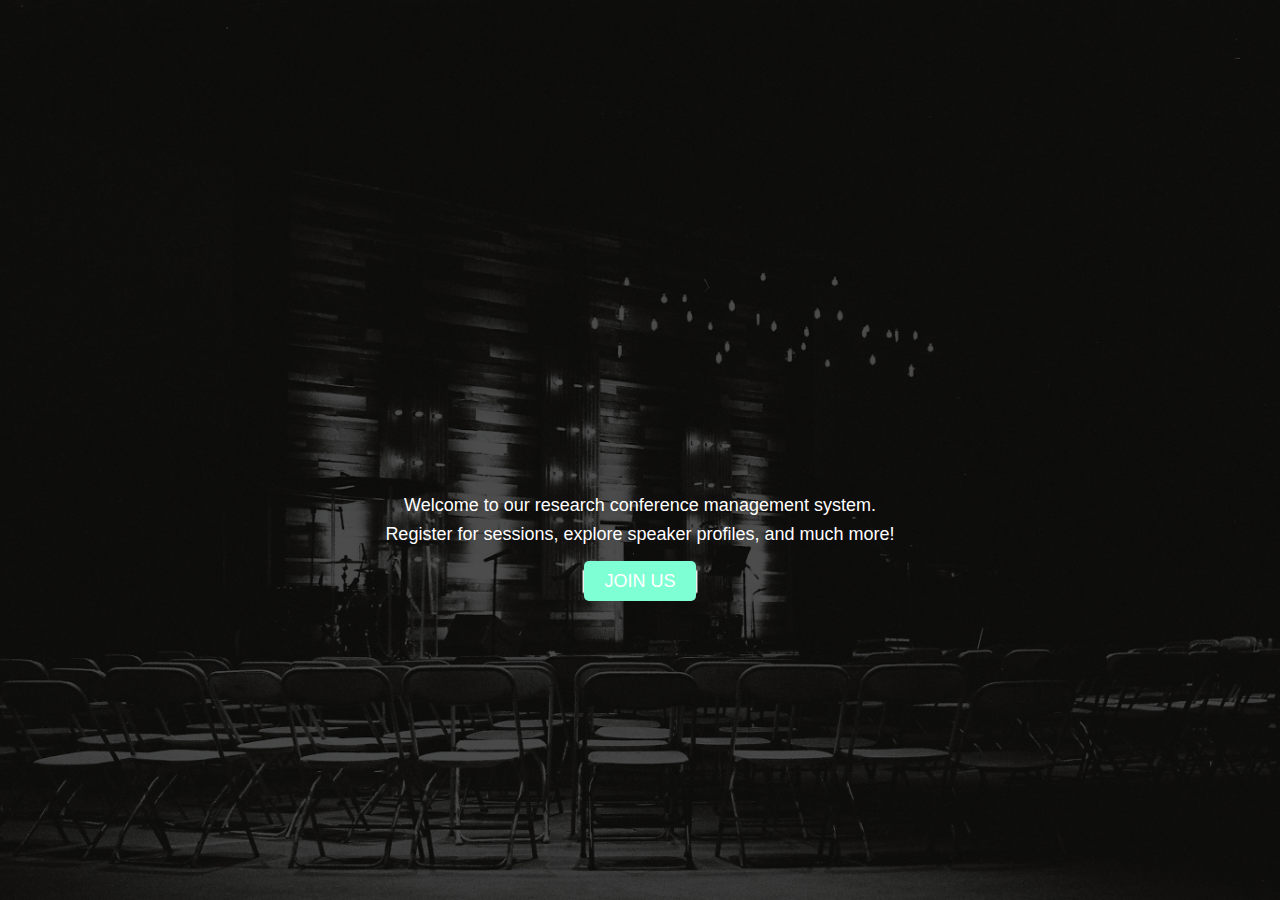
<file: index.html>
<!DOCTYPE html>
<html lang="en">
<head>
    <title>Sample</title>
    <link rel="stylesheet" href="style.css">
</head>
<body>
    <div class="main">
        <div class="navbar">
            <div class="icon">
                <h2 class="logo">International Research Conference</h2>
            </div>
            <div class="menu">
                <ul>
                    <li><a href="Home.html">HOME</a></li>
                    <li><a href="About.html">ABOUT</a></li>
                    <li><a href="sp&sch.html">SCHEDULE & SPEAKERS</a></li>
                    <li><a href="Contact.html">CONTACT</a></li>
                    <li><a href="log.html">LOGIN</a></li>
                </ul>
            </div>
        </div>
        <div class="content">
            <h1>RESEARCH <br><span>CONFERENCE</span><br>TEAM</h1>
            <p class="par">
                Welcome to our research conference management system.<br>
                Register for sessions, explore speaker profiles, and much more!
            </p>
            <button class="cn"><a href="register.html">JOIN US</a></button>
        </div>
    </div>
</body>
</html>
</file>
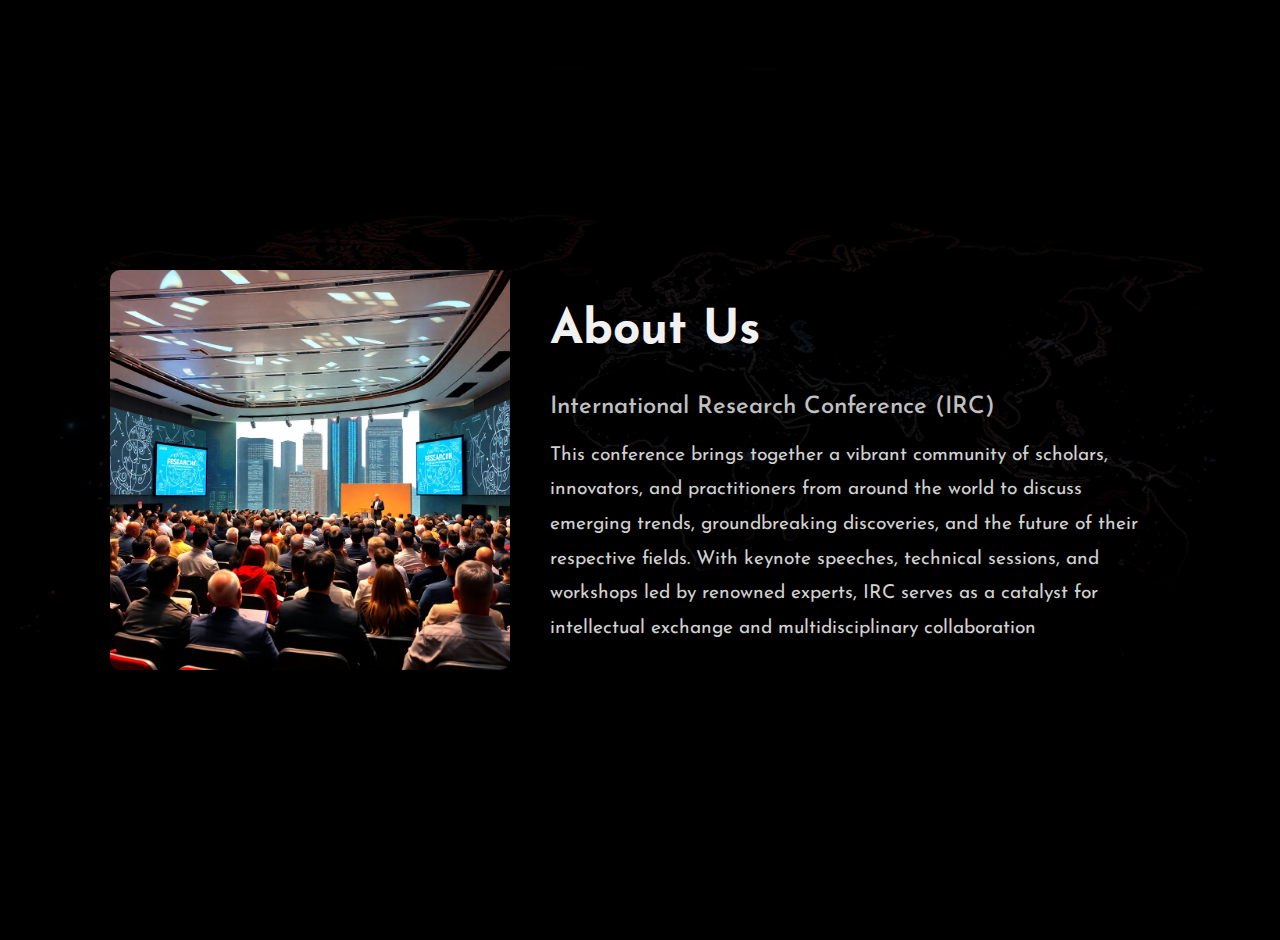
<file: About.html>
<!DOCTYPE html>
<html>
    <head>
        <title>About IRC</title>
        <link rel="stylesheet" type="text/css" href="Ab.css">
        <link rel="preconnect" href="https://font.googleapis.com">
        <link rel="preconnect" href="https://font.gstatic.com" crossorigin>
        <link href="https://fonts.googleapis.com/css2?family=Josefin+Sans:ital,wght@0,100;0
        ,200;0,300;0,400;0, 500;0, 600;0, 700;1, 100; 1, 200; 1, 300; 1, 400; 1, 500; 1, 600; 1, 700&displa
        y=swap" rel="stylesheet">
    </head>
    <body>
        <section class="about">
            <div class="main">
                <img src="kp.png">
                <div class="about-text">
                    <h1>About Us</h1>
                    <h5> International Research Conference (IRC)</h5>
                    <p>This conference brings together a vibrant community of scholars, innovators, and practitioners from around the 
                        world to discuss emerging trends, groundbreaking discoveries, and 
                        the future of their respective fields. With keynote speeches, technical sessions, and workshops led
                        by renowned experts, IRC serves as a catalyst for intellectual exchange and 
                        multidisciplinary collaboration</p>
                    

                </div>
            </div>
        </section>
    </body>
</html>
</file>
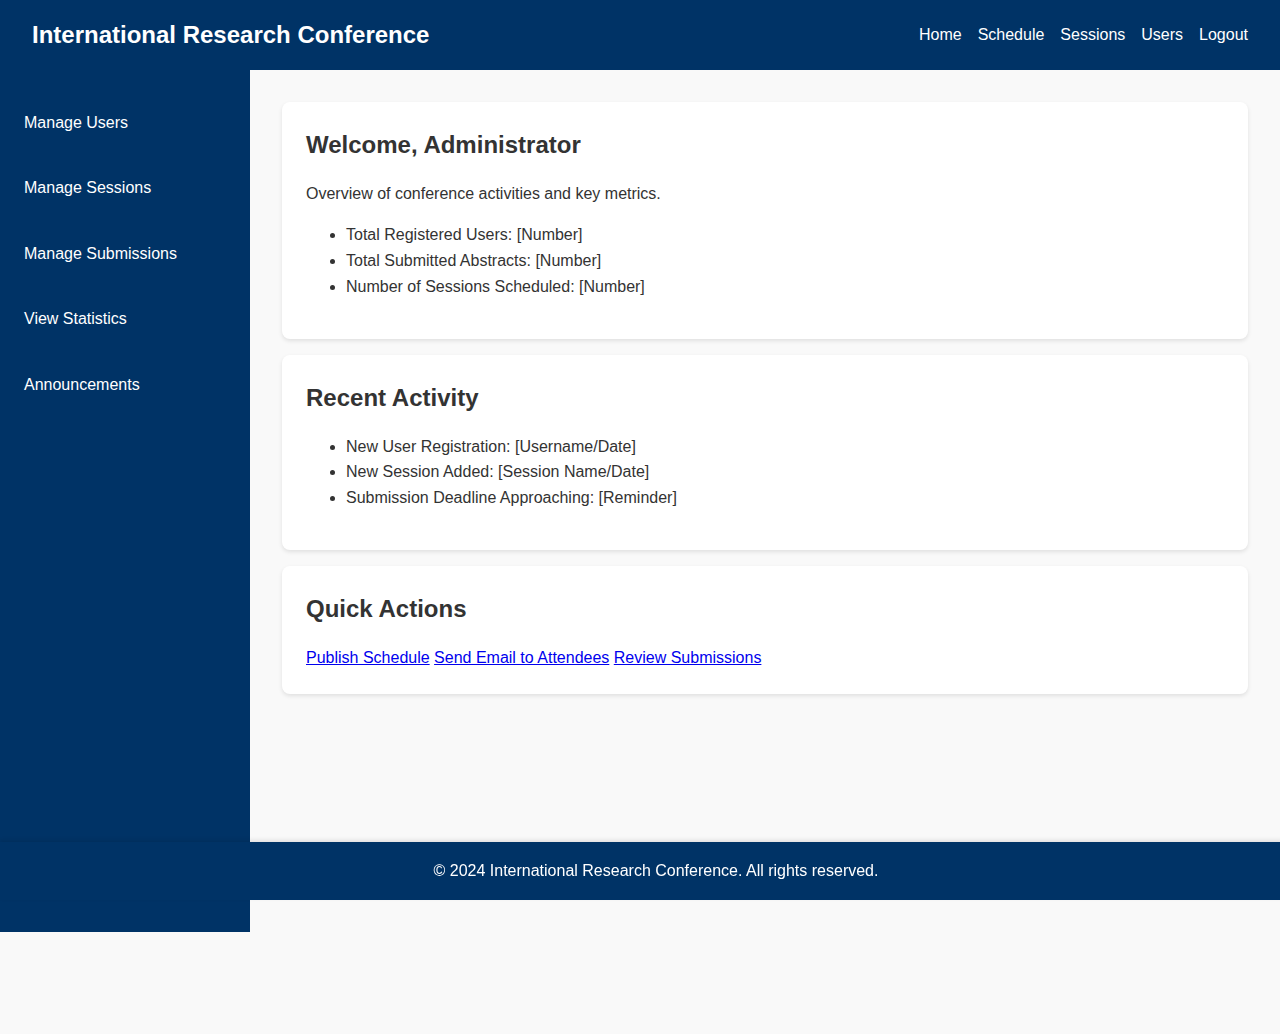
<file: admindash.html>
<!DOCTYPE html>
<html lang="en">
<head>
    <meta charset="UTF-8">
    <meta name="viewport" content="width=device-width, initial-scale=1.0">
    <title>International Research Conference - Admin Dashboard</title>
    <link href="admindash.css" rel="stylesheet"> 
</head>
<body>
    <header>
        <div class="logo">International Research Conference</div>
        <nav>
            <a href="#">Home</a>
            <a href="#">Schedule</a>
            <a href="#">Sessions</a>
            <a href="#">Users</a>
            <a href="#">Logout</output></a> 
        </nav>
    </header>

    <aside class="sidebar">
        <a href="#">Dashboard</a>
        <a href="#">Manage Users</a> 
        <a href="#">Manage Sessions</a> 
        <a href="#">Manage Submissions</a> 
        <a href="#">View Statistics</a> 
        <a href="#">Announcements</a> 
    </aside>

    <main class="main-content">
        <div class="card">
            <h2>Welcome, Administrator</h2>
            <p>Overview of conference activities and key metrics.</p>
            <ul>
                <li>Total Registered Users: [Number]</li>
                <li>Total Submitted Abstracts: [Number]</li>
                <li>Number of Sessions Scheduled: [Number]</li>
            </ul>
        </div>

        <div class="card">
            <h2>Recent Activity</h2>
            <ul>
                <li>New User Registration: [Username/Date]</li>
                <li>New Session Added: [Session Name/Date]</li>
                <li>Submission Deadline Approaching: [Reminder]</li>
            </ul>
        </div>

        <div class="card">
            <h2>Quick Actions</h2>
            <a href="#">Publish Schedule</a>
            <a href="#">Send Email to Attendees</a>
            <a href="#">Review Submissions</a>
        </div>
    </main>

    <footer>
        &copy; 2024 International Research Conference. All rights reserved.
    </footer>
</body>
</html>
</file>
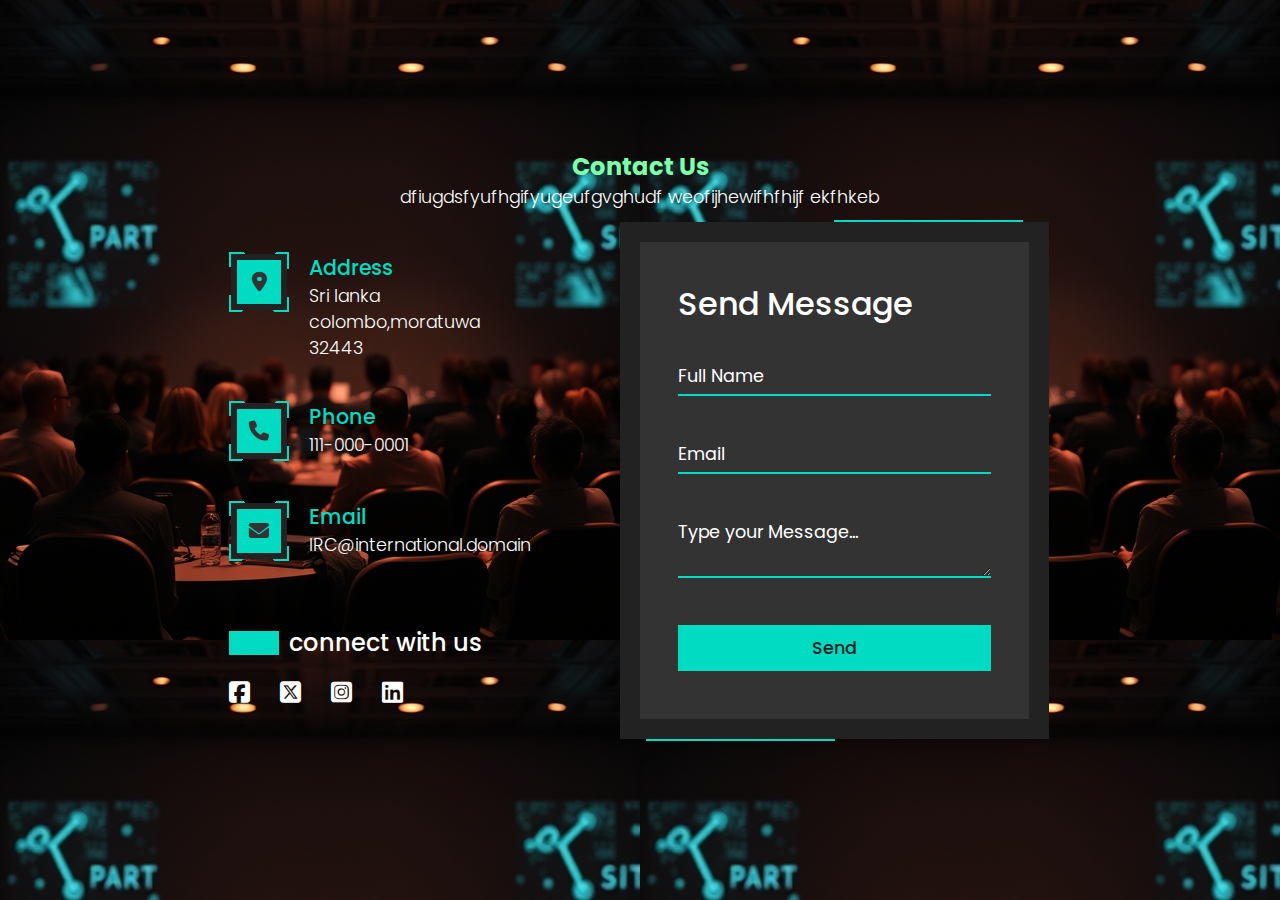
<file: Contact.html>
<!DOCTYPE html>
<html>
    <head>
        <meta name="viewport" content="width-device-width,
        initial-scale=1.0">
        <title>contact us</title>
        <link rel="stylesheet" href="https://cdnjs.cloudflare.com/ajax/libs/font-awesome/6.7.2/css/all.min.css" 
        integrity="sha512-Evv84Mr4kqVGRNSgIGL/F/aIDqQb7xQ2vcrdIwxfjThSH8CSR7PBEakCr51Ck+w+/U6swU2Im1vVX0SVk9ABhg==" 
        crossorigin="anonymous" referrerpolicy="no-referrer" />
        <link rel="stylesheet" type="text/css" href="contact.css">
    </head>
    <body>
        <section class="contact">
            <div class="content">
                <h2>Contact Us</h2>
                <p>dfiugdsfyufhgifyugeufgvghudf
                    weofijhewifhfhijf
                    ekfhkeb
                </p>
            </div>
            <div class="container">
                <div class="contactInfo">
                    <div class="box">
                        <div class="icon"><b></b><i class="fa-sharp 
                            fa-solid fa-location-dot"></i></div>
                        <div class="text">
                            <h3>Address</h3>
                            <p>Sri lanka<br>colombo,moratuwa
                            <br>32443</p>
                        </div>
                    </div>
                    <div class="box">
                        <div class="icon"><b></b><i class="fa-solid fa-phone"></i></div>
                        <div class="text">
                            <h3>Phone</h3>
                            <p>111-000-0001</p>
                        </div>
                    </div>
                    <div class="box">
                        <div class="icon"><b></b><i class="fa-sharp fa-solid fa-envelope"></i></div>
                        <div class="text">
                            <h3>Email</h3>
                            <p>IRC@international.domain</p>
                        </div>
                    </div>
                    <h2 class="txt">connect with us</h2>
                    <ul class="sci">
                        <li><a href="#"><i class="fa-brands fa-square-facebook"></i></a></li>
                        <li><a href="#"><i class="fa-brands fa-square-x-twitter"></i></a></li>
                        <li><a href="#"><i class="fa-brands fa-square-instagram"></i></a></li>
                        <li><a href="#"><i class="fa-brands fa-linkedin"></i></a></li>
                    </ul>
                </div>
                    <div class="contactForm">
                    <form>
                        <h2>Send Message</h2>
                        <div class="inputBox">
                            <input type="text" name="" required="required">
                            <span>Full Name</span>
                        </div>
                        <div class="inputBox">
                            <input type="text" name="" required="required">
                            <span>Email</span>
                        </div>
                        <div class="inputBox">
                            <textarea required="required"></textarea>
                            <span>Type your Message...</span>
                        </div>
                        <div class="inputBox">
                            <input type="submit" value="Send">
                        </div>
                    </form>
                </div>
            </div>
        </section>
    </body>
</html>
</file>
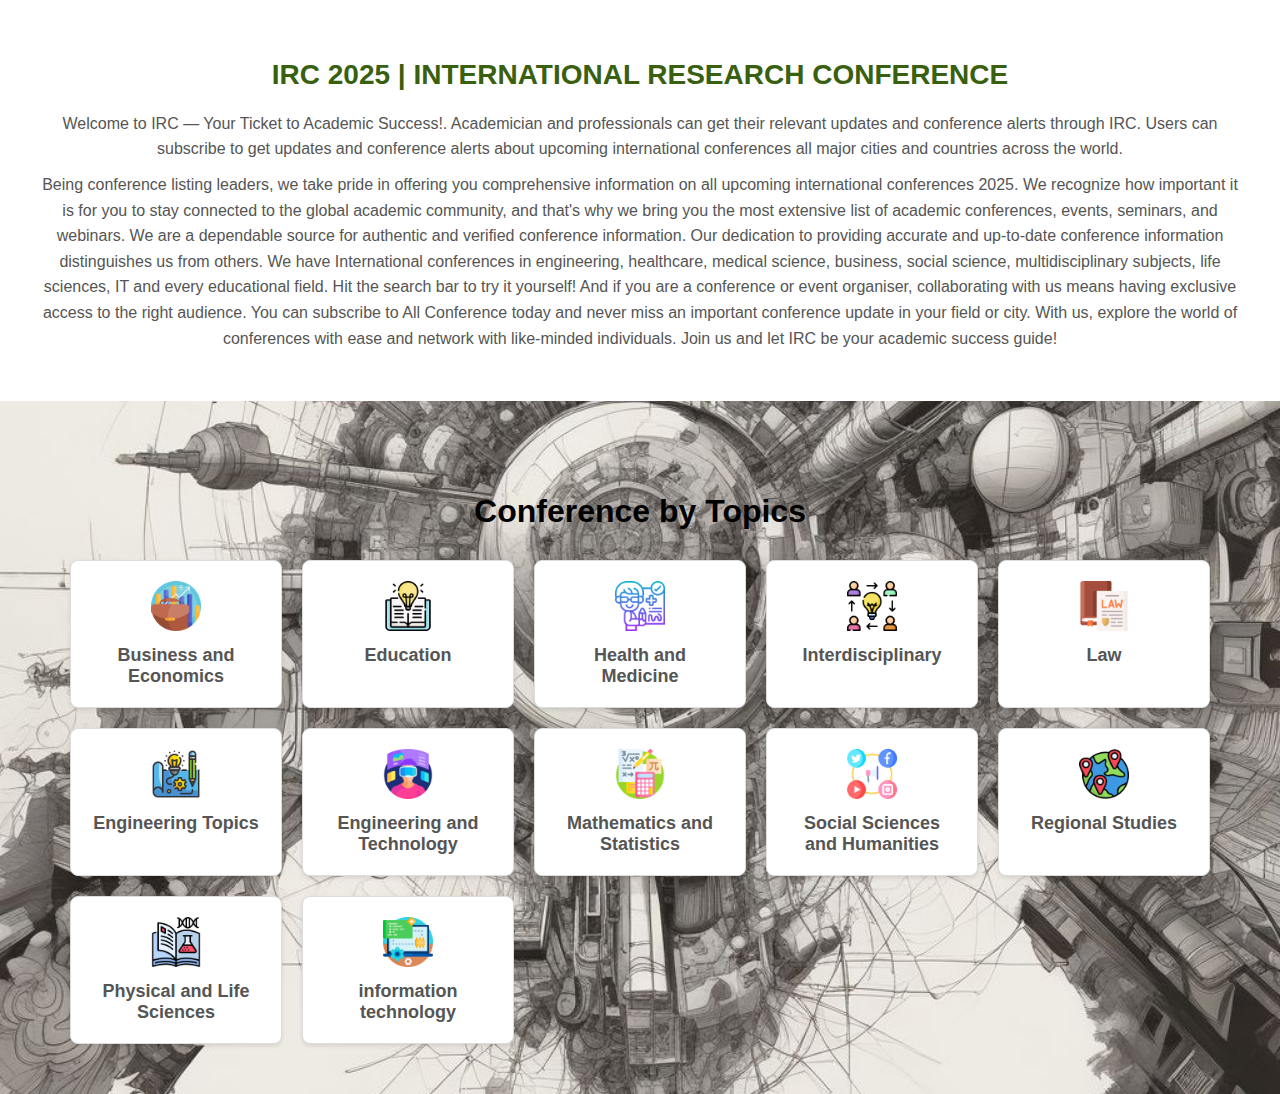
<file: Home.html>
<!DOCTYPE html>
<html lang="en">
<head>
    <meta charset="UTF-8">
    <meta name="viewport" content="width=device-width, initial-scale=1.0">
    <title>Conference by Topics</title>
    <link rel="stylesheet" href="Homes.css">
</head>
<body>
    <div class="intro">
        <h1>IRC 2025 | INTERNATIONAL RESEARCH CONFERENCE</h1>
        <p>
            Welcome to IRC — Your Ticket to Academic Success!. Academician and professionals can get their relevant updates and conference alerts through IRC. 
            Users can subscribe to get updates and conference alerts about upcoming international conferences all major cities and countries across the world.

        </p>
        <p>
            Being conference listing leaders, we take pride in offering you comprehensive information on all upcoming international conferences 2025. 
            We recognize how important it is for you to stay connected to the global academic community, and that's why we bring you the most extensive list of academic conferences, events, seminars, and webinars. 
            We are a dependable source for authentic and verified conference information. 
            Our dedication to providing accurate and up-to-date conference information distinguishes us from others. We have International conferences in engineering, healthcare, medical science, business, social science, multidisciplinary subjects, life sciences, IT and every educational field. 
            Hit the search bar to try it yourself! And if you are a conference or event organiser, collaborating with us means having exclusive access to the right audience. You can subscribe to All Conference today and never miss an important conference update in your field or city. With us, explore the world of conferences with ease and network with like-minded individuals. 
            Join us and let IRC be your academic success guide!
        </p>
    </div>
    <div class="container">
        <h1>Conference by Topics</h1>
        <div class="grid">
            <div class="card">
                <img src="business.png" alt="Business and Economics">
                <h3>Business and Economics</h3>
            </div>
            <div class="card">
                <img src="education.png" alt="Education">
                <h3>Education</h3>
            </div>
            <div class="card">
                <img src="health.png" alt="Health and Medicine">
                <h3>Health and Medicine</h3>
            </div>
            <div class="card">
                <img src="interdisciplinary.png" alt="Interdisciplinary">
                <h3>Interdisciplinary</h3>
            </div>
            <div class="card">
                <img src="law.png" alt="Law">
                <h3>Law</h3>
            </div>
            <div class="card">
                <img src="engineering.png" alt="Engineering Topics">
                <h3>Engineering Topics</h3>
            </div>
            <div class="card">
                <img src="tech.png" alt="Engineering and Technology">
                <h3>Engineering and Technology</h3>
            </div>
            <div class="card">
                <img src="mathematics.png" alt="Mathematics and Statistics">
                <h3>Mathematics and Statistics</h3>
            </div>
            <div class="card">
                <img src="social.png" alt="Social Sciences and Humanities">
                <h3>Social Sciences and Humanities</h3>
            </div>
            <div class="card">
                <img src="regional.png" alt="Regional Studies">
                <h3>Regional Studies</h3>
            </div>
            <div class="card">
                <img src="science.png" alt="Physical and Life Sciences">
                <h3>Physical and Life Sciences</h3>
            </div>
            <div class="card">
                <img src="IT.png" alt="Physical and Life Sciences">
                <h3>information technology</h3>
            </div>
        </div>
    </div>
</body>
</html>
</file>
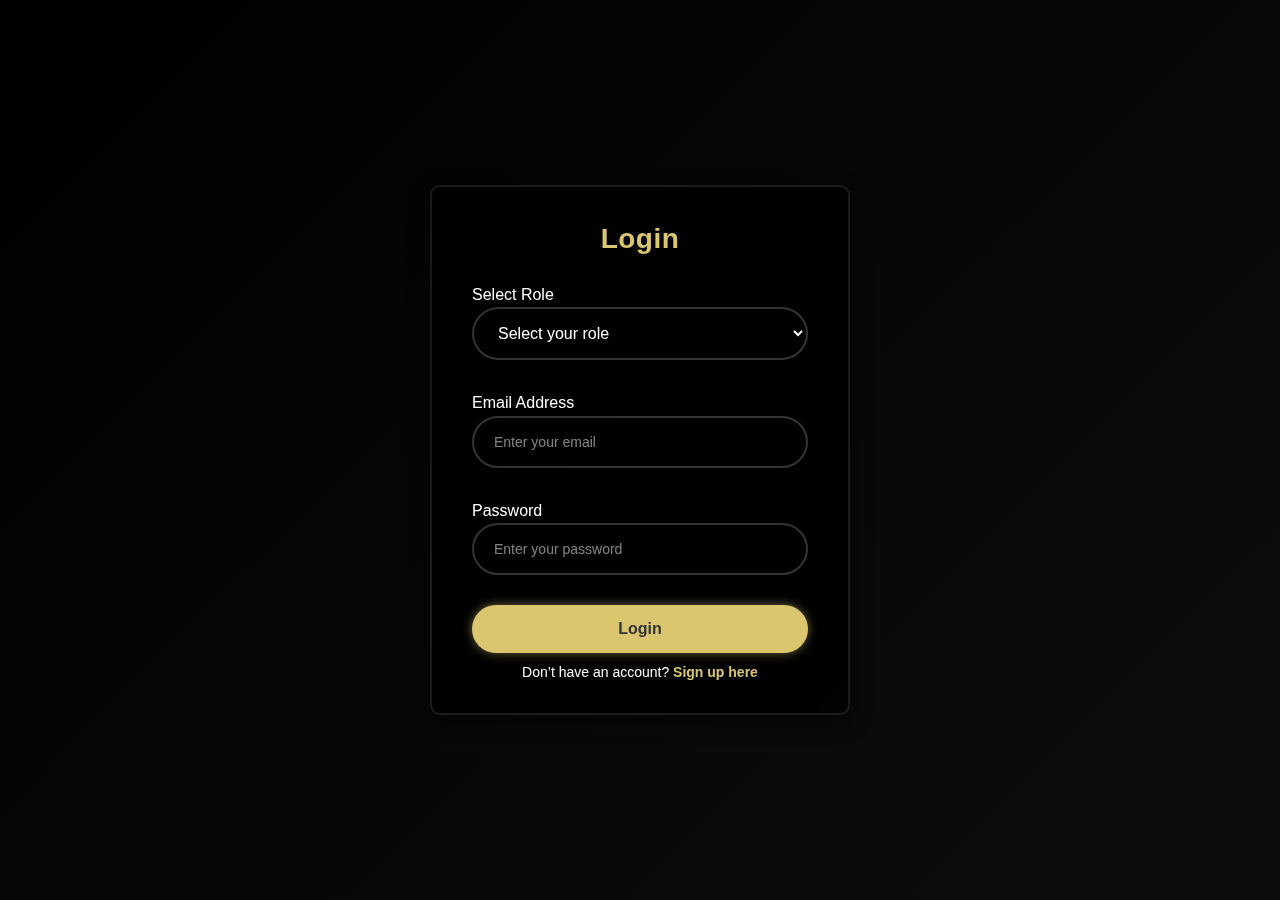
<file: log.html>
<!DOCTYPE html>
<html lang="en">
<head>
    <meta charset="UTF-8">
    <meta name="viewport" content="width=device-width, initial-scale=1.0">
    <title>Login Page</title>
    <link rel="stylesheet" href="log.css">
    <script src="log.js" defer></script> <!-- Link to external JS file for validation -->
</head>
<body>

<section class="login-form">
    <div class="container">
        <h2>Login</h2>
        <form action="log.php" method="post">

            <!-- User Role Dropdown -->
            <div class="form-group">
                <label for="user-role">Select Role</label>
                <select id="user-role" name="user_role" required>
                    <option value="" disabled selected>Select your role</option>
                    <option value="Participant">Participant</option>
                    <option value="Admin">Admin</option>
                </select>
                <span id="user-role-error" class="error-message"></span> <!-- Error Message -->
            </div>

            <!-- Email Input -->
            <div class="form-group">
                <label for="email-address">Email Address</label>
                <input type="email" id="email-address" name="email_address" placeholder="Enter your email" required>
                <span id="email-address-error" class="error-message"></span> <!-- Error Message -->
            </div>

            <!-- Password Input -->
            <div class="form-group">
                <label for="password">Password</label>
                <input type="password" id="password" name="password" placeholder="Enter your password" required>
                <span id="password-error" class="error-message"></span> <!-- Error Message -->
            </div>

            <!-- Submit Button -->
            <button type="submit" class="submit-btn">Login</button>

            <!-- Register Link -->
            <p class="register-link">
                Don’t have an account? <a href="register.html">Sign up here</a>
            </p>

        </form>
    </div>
</section>

</body>
</html>
</file>
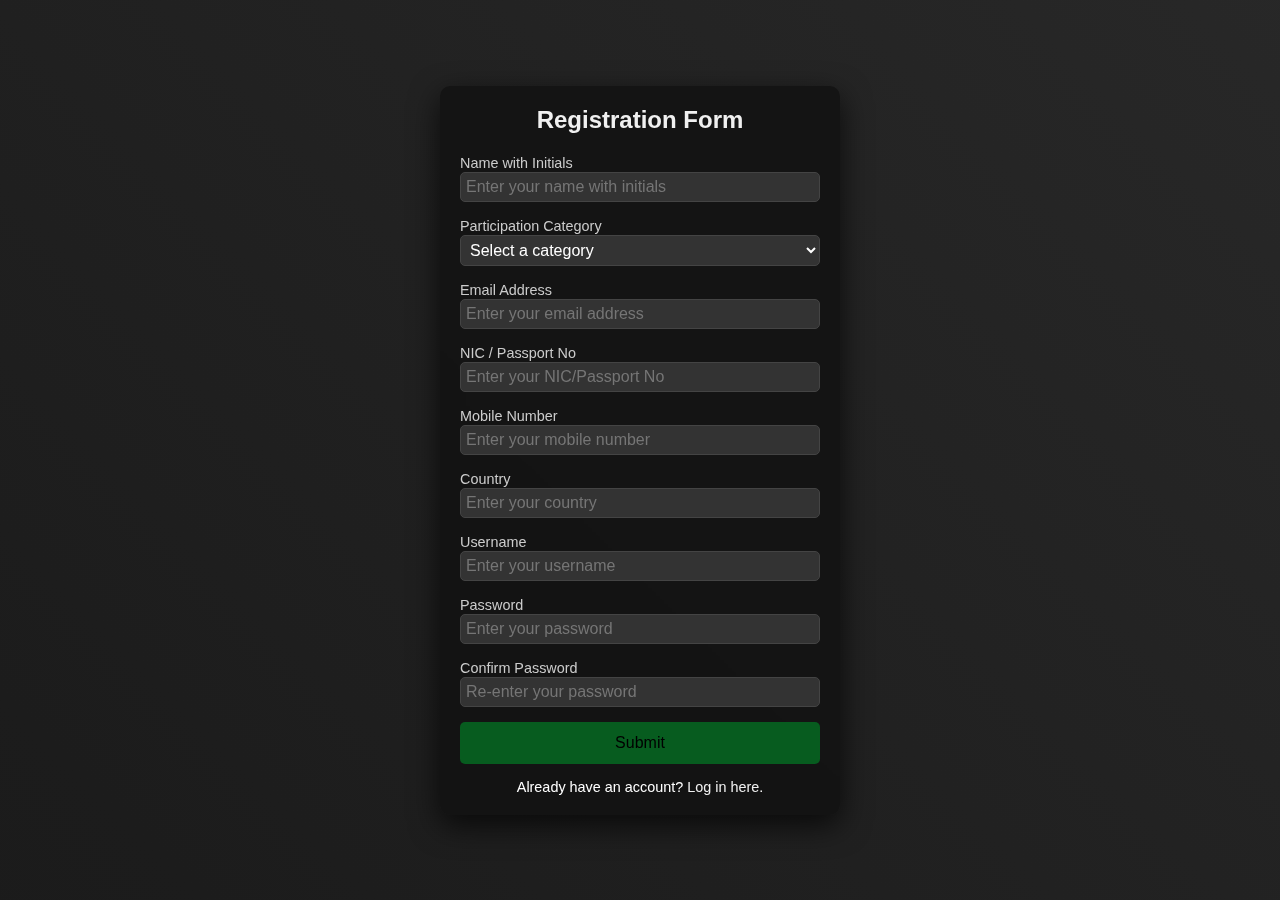
<file: register.html>
<!DOCTYPE html>
<html lang="en">
<head>
    <meta charset="UTF-8">
    <meta name="viewport" content="width=device-width, initial-scale=1.0">
    <title>Registration Form</title>
    <link rel="stylesheet" href="register.css">
</head>
<body>
<section class="registration-form">
    <div class="container">
        <h2>Registration Form</h2>
        <form id="registration-form" action="register.php" method="post">
            <div class="form-row">
                <div class="form-group">
                    <label for="name-with-initials">Name with Initials</label>
                    <input type="text" id="name-with-initials" name="name_with_initials" placeholder="Enter your name with initials" required>
                    <span id="name-with-initials-error" class="error-message"></span>
                </div>
                <div class="form-group">
                    <label for="participation-category">Participation Category</label>
                    <select id="participation-category" name="participation_category" required>
                        <option value="" disabled selected>Select a category</option>
                        <option value="Participant">Participant</option>
                        <option value="Admin">Admin</option>
                    </select>
                    <span id="participation-category-error" class="error-message"></span>
                </div>
                <div class="form-group">
                    <label for="email-address">Email Address</label>
                    <input type="email" id="email-address" name="email_address" placeholder="Enter your email address" required>
                    <span id="email-address-error" class="error-message"></span>
                </div>
                <div class="form-group">
                    <label for="nic-passport">NIC / Passport No</label>
                    <input type="text" id="nic-passport" name="nic_passport" placeholder="Enter your NIC/Passport No" required>
                    <span id="nic-passport-error" class="error-message"></span>
                </div>
                <div class="form-group">
                    <label for="mobile-number">Mobile Number</label>
                    <input type="tel" id="mobile-number" name="mobile_number" placeholder="Enter your mobile number" required>
                    <span id="mobile-number-error" class="error-message"></span>
                </div>
            </div>
            <div class="form-row">
                <div class="form-group">
                    <label for="country">Country</label>
                    <input type="text" id="country" name="country" placeholder="Enter your country" required>
                    <span id="country-error" class="error-message"></span>
                </div>
                <div class="form-group">
                    <label for="username">Username</label>
                    <input type="text" id="username" name="username" placeholder="Enter your username" required>
                    <span id="username-error" class="error-message"></span>
                </div>
                <div class="form-group">
                    <label for="password">Password</label>
                    <input type="password" id="password" name="password" placeholder="Enter your password" required>
                    <span id="password-error" class="error-message"></span>
                </div>
                <div class="form-group">
                    <label for="confirm-password">Confirm Password</label>
                    <input type="password" id="confirm-password" name="confirm_password" placeholder="Re-enter your password" required>
                    <span id="confirm-password-error" class="error-message"></span>
                </div>
            </div>
            <button type="submit" class="submit-btn">Submit</button>
            <p class="login-link">
                Already have an account? <a href="log.html">Log in here</a>.
            </p>
        </form>
    </div>
</section>
<script src="register.js"></script>
</body>
</html>
</file>
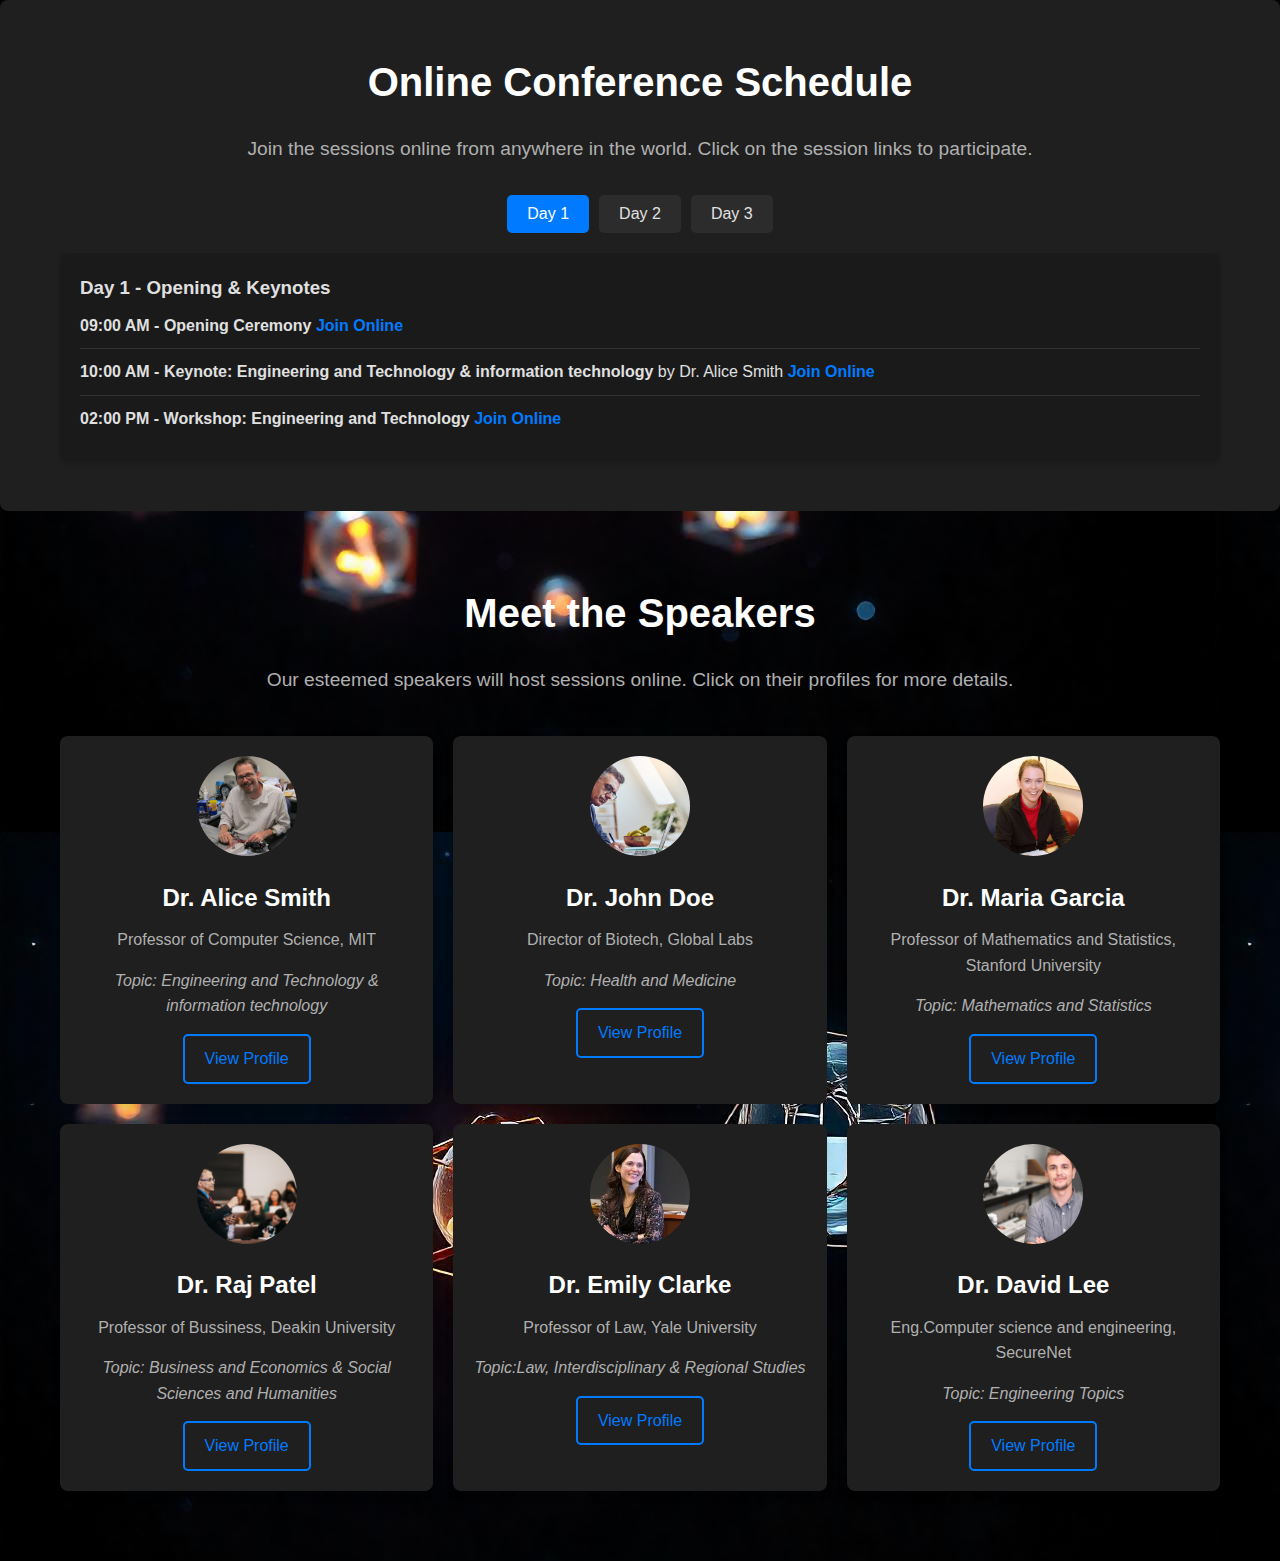
<file: sp&sch.html>
<!DOCTYPE html>
<html lang="en">
<head>
    <meta charset="UTF-8">
    <meta name="viewport" content="width=device-width, initial-scale=1.0">
    <title>Online Conference Schedule & Speakers</title>
    <link rel="stylesheet" href="sp&sch.css">
</head>
<body>
    <!-- Schedule Section -->
    <section id="schedule" class="section bg-light">
        <div class="container">
            <h2>Online Conference Schedule</h2>
            <p>Join the sessions online from anywhere in the world. Click on the session links to participate.</p>

            <!-- Day Tabs -->
            <div class="tabs">
                <button class="tab-button active" onclick="showDay('day1')">Day 1</button>
                <button class="tab-button" onclick="showDay('day2')">Day 2</button>
                <button class="tab-button" onclick="showDay('day3')">Day 3</button>
            </div>

            <!-- Schedule Content -->
            <div id="day1" class="tab-content active">
                <h3>Day 1 - Opening & Keynotes</h3>
                <ul>
                    <li>
                        <strong>09:00 AM - Opening Ceremony</strong> 
                        <a href="https://zoom.us/opening-ceremony" target="_blank">Join Online</a>
                    </li>
                    <li>
                        <strong>10:00 AM - Keynote: Engineering and Technology & information technology</strong> by Dr. Alice Smith 
                        <a href="https://zoom.us/keynote1" target="_blank">Join Online</a>
                    </li>
                    <li>
                        <strong>02:00 PM - Workshop: Engineering and Technology </strong> 
                        <a href="https://zoom.us/workshop1" target="_blank">Join Online</a>
                    </li>
                </ul>
            </div>

            <div id="day2" class="tab-content">
                <h3>Day 2 - Paper Presentations</h3>
                <ul>
                    <li>
                        <strong>09:30 AM - Session: Mathematics and Statistics</strong> 
                        <a href="https://zoom.us/session1" target="_blank">Join Online</a>
                    </li>
                    <li>
                        <strong>11:00 AM - Panel Discussion: Mathematics </strong> 
                        <a href="https://zoom.us/panel1" target="_blank">Join Online</a>
                    </li>
                </ul>
            </div>

            <div id="day3" class="tab-content">
                <h3>Day 3 - Closing Events</h3>
                <ul>
                    <li>
                        <strong>10:00 AM - Keynote: Business and Economics & Social Sciences and Humanities</strong> by Dr. John Doe 
                        <a href="https://zoom.us/keynote2" target="_blank">Join Online</a>
                    </li>
                    <li>
                        <strong>01:00 PM - Closing Remarks</strong> 
                        <a href="https://zoom.us/closing-remarks" target="_blank">Join Online</a>
                    </li>
                </ul>
            </div>
        </div>
    </section>

    <!-- Speakers Section -->
    <section id="speakers" class="section">
        <div class="container">
            <h2>Meet the Speakers</h2>
            <p>Our esteemed speakers will host sessions online. Click on their profiles for more details.</p>
    
            <!-- Speaker Cards -->
            <div class="speaker-grid">
                <div class="speaker-card">
                    <img src="cs.jpg" alt="Dr. Alice Smith">
                    <h3>Dr. Alice Smith</h3>
                    <p>Professor of Computer Science, MIT</p>
                    <p><em>Topic: Engineering and Technology & information technology</em></p>
                    <a href="https://conference.com/speaker-alice" target="_blank">View Profile</a>
                </div>
    
                <div class="speaker-card">
                    <img src="bt.jpg" alt="Dr. John Doe">
                    <h3>Dr. John Doe</h3>
                    <p>Director of Biotech, Global Labs</p>
                    <p><em>Topic: Health and Medicine
                    </em></p>
                    <a href="https://conference.com/speaker-john" target="_blank">View Profile</a>
                </div>
    
                <div class="speaker-card">
                    <img src="ms.jpg" alt="Dr. Maria Garcia">
                    <h3>Dr. Maria Garcia</h3>
                    <p>Professor of Mathematics and Statistics, Stanford University</p>
                    <p><em>Topic: Mathematics and Statistics</em></p>
                    <a href="https://conference.com/speaker-maria" target="_blank">View Profile</a>
                </div>
    
                <div class="speaker-card">
                    <img src="pb.jpg" alt="Dr. Raj Patel">
                    <h3>Dr. Raj Patel</h3>
                    <p>Professor of Bussiness, Deakin University</p>
                    <p><em>Topic: Business and Economics & Social Sciences and Humanities</em></p>
                    <a href="https://conference.com/speaker-raj" target="_blank">View Profile</a>
                </div>
    
                <!-- New Speaker 1 -->
                <div class="speaker-card">
                    <img src="pl.jpg" alt="Dr. Emily Clarke">
                    <h3>Dr. Emily Clarke</h3>
                    <p>Professor of Law, Yale University</p>
                    <p><em>Topic:Law, Interdisciplinary & Regional Studies </em></p>
                    <a href="https://conference.com/speaker-emily" target="_blank">View Profile</a>
                </div>
    
                <!-- New Speaker 2 -->
                <div class="speaker-card">
                    <img src="cse.jpg" alt="Dr. David Lee">
                    <h3>Dr. David Lee</h3>
                    <p>Eng.Computer science and engineering, SecureNet</p>
                    <p><em>Topic: Engineering Topics</em></p>
                    <a href="https://conference.com/speaker-david" target="_blank">View Profile</a>
                </div>
            </div>
        </div>
    </section>
    <script src="sp&sch.js"></script>
</body>
</html>
</file>
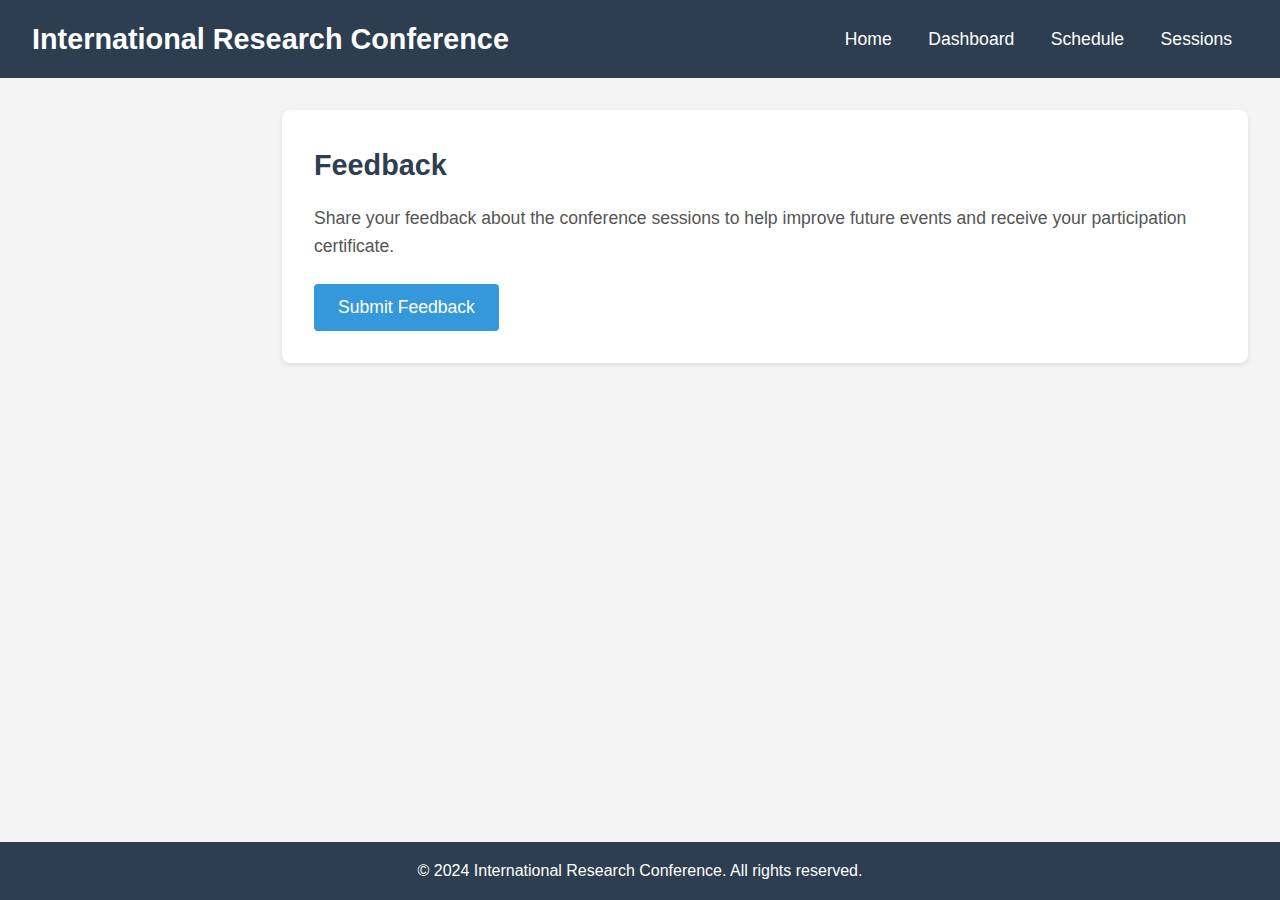
<file: ufeedback.html>
<!DOCTYPE html>
<html lang="en">
<head>
    <meta charset="UTF-8">
    <meta name="viewport" content="width=device-width, initial-scale=1.0">
    <title>Feedback</title>
    <link href="ufeedback.css" rel="stylesheet">
</head>
<body>
    <!-- Header Section -->
    <header>
        <div class="logo">International Research Conference</div>
        <nav>
            <a href="home.html">Home</a>
            <a href="dashboard.html">Dashboard</a>
            <a href="schedule.html">Schedule</a>
            <a href="sessions.html">Sessions</a>
        </nav>
    </header>

    <!-- Main Content Section -->
    <main class="main-content">
        <div class="card">
            <h2>Feedback</h2>
            <p>Share your feedback about the conference sessions to help improve future events and receive your participation certificate.</p>
            <button>Submit Feedback</button>
        </div>
    </main>

    <!-- Footer Section -->
    <footer>
        &copy; 2024 International Research Conference. All rights reserved.
    </footer>
</body>
</html>
</file>
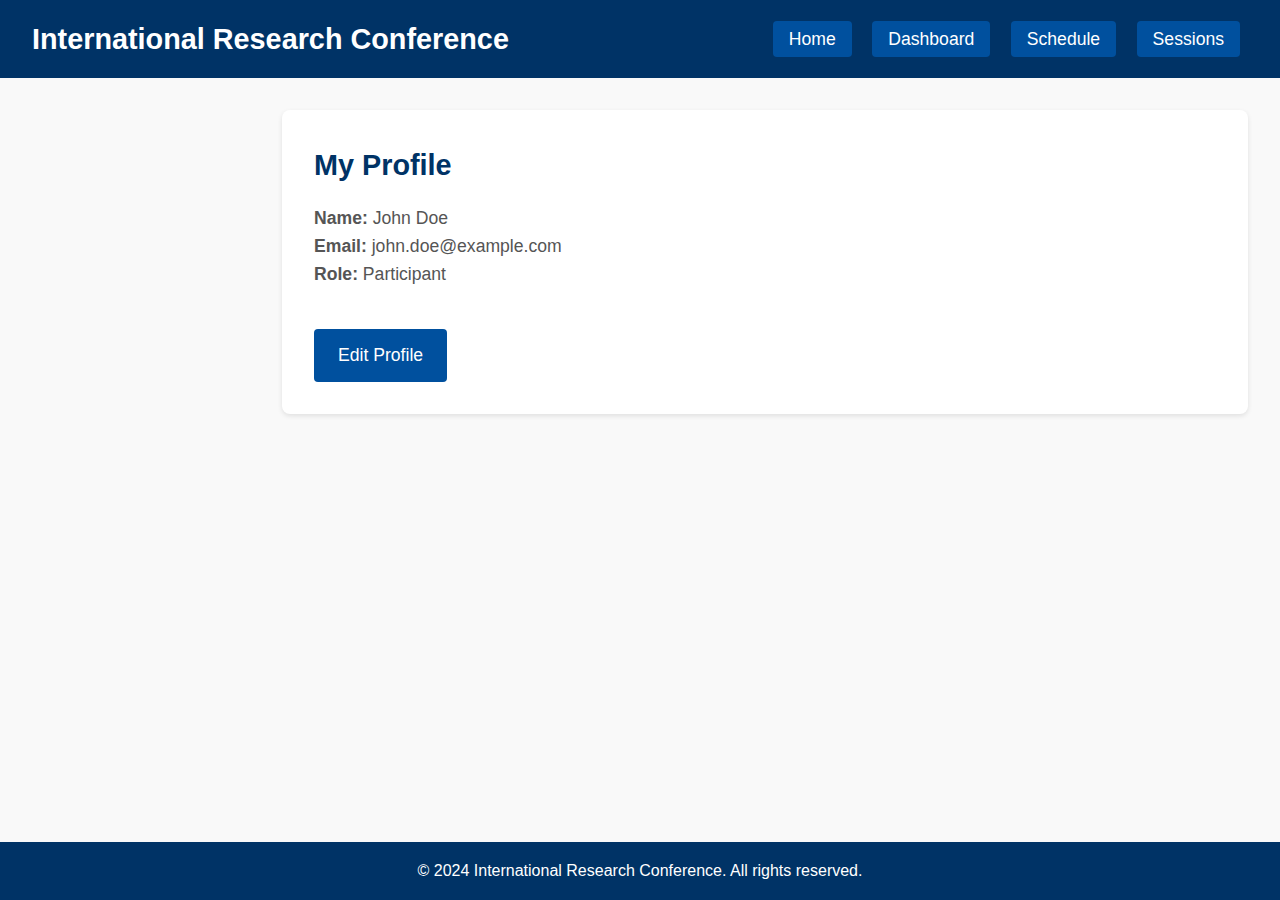
<file: uprofile.html>
<!DOCTYPE html>
<html lang="en">
<head>
    <meta charset="UTF-8">
    <meta name="viewport" content="width=device-width, initial-scale=1.0">
    <title>My Profile</title>
    <link href="uprofile.css" rel="stylesheet">
</head>
<body>
    <!-- Header Section -->
    <header>
        <div class="logo">International Research Conference</div>
        <nav>
            <a href="home.html">Home</a>
            <a href="dashboard.html">Dashboard</a>
            <a href="schedule.html">Schedule</a>
            <a href="sessions.html">Sessions</a>
        </nav>
    </header>

    <!-- Main Content Section -->
    <main class="main-content">
        <div class="card">
            <h2>My Profile</h2>
            <p><strong>Name:</strong> John Doe<br>
            <strong>Email:</strong> john.doe@example.com<br>
            <strong>Role:</strong> Participant</p>
            <a href="#">Edit Profile</a>
        </div>
    </main>

    <!-- Footer Section -->
    <footer>
        &copy; 2024 International Research Conference. All rights reserved.
    </footer>
</body>
</html>
</file>
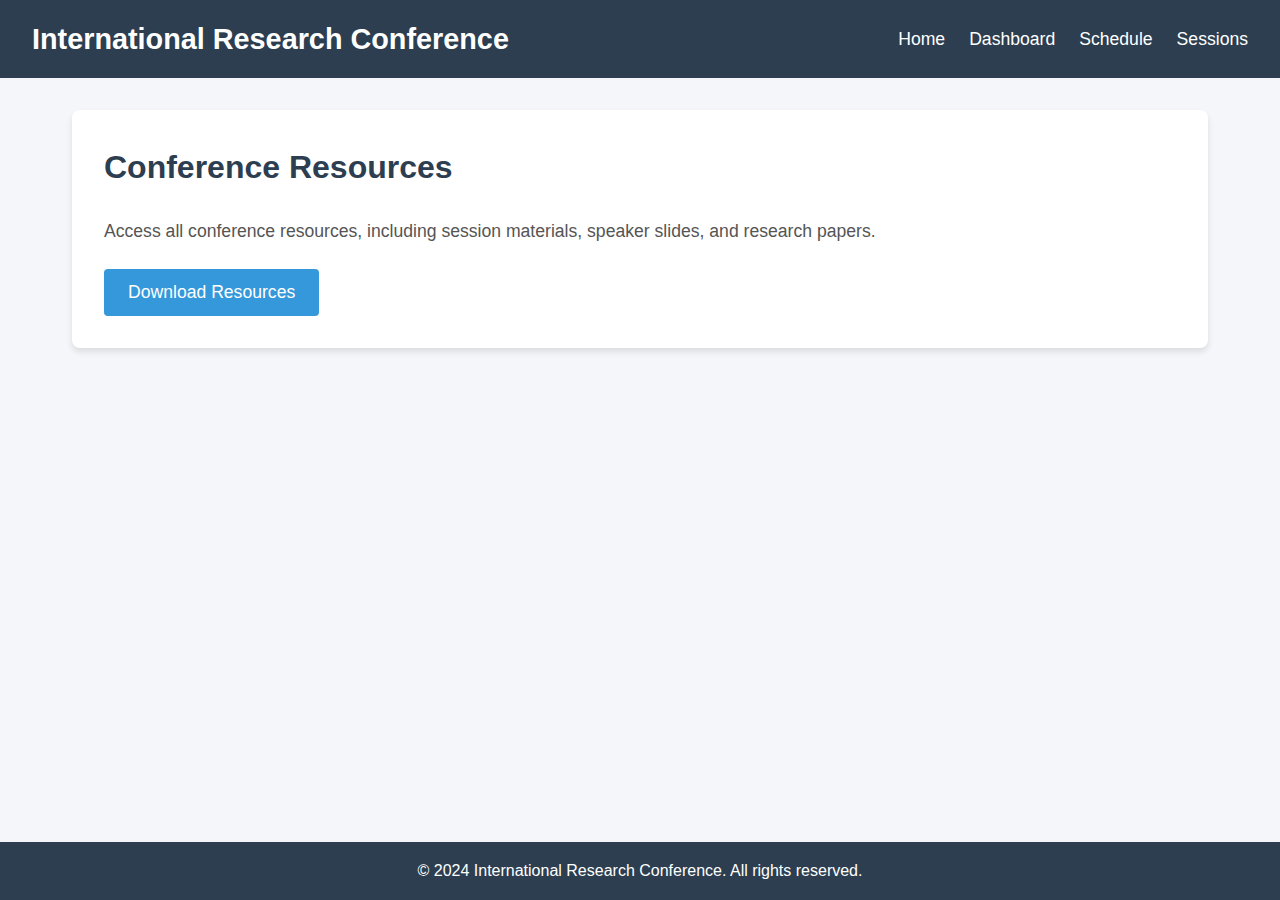
<file: uresource.html>
<!DOCTYPE html>
<html lang="en">
<head>
    <meta charset="UTF-8">
    <meta name="viewport" content="width=device-width, initial-scale=1.0">
    <title>Conference Resources</title>
    <link href="uresources.css" rel="stylesheet">
</head>
<body>
    <!-- Header Section -->
    <header>
        <div class="logo">International Research Conference</div>
        <nav>
            <a href="home.html">Home</a>
            <a href="dashboard.html">Dashboard</a>
            <a href="schedule.html">Schedule</a>
            <a href="sessions.html">Sessions</a>
        </nav>
    </header>

    <!-- Main Content Section -->
    <main class="main-content">
        <div class="card">
            <h2>Conference Resources</h2>
            <p>Access all conference resources, including session materials, speaker slides, and research papers.</p>
            <button>Download Resources</button>
        </div>
    </main>

    <!-- Footer Section -->
    <footer>
        &copy; 2024 International Research Conference. All rights reserved.
    </footer>
</body>
</html>
</file>
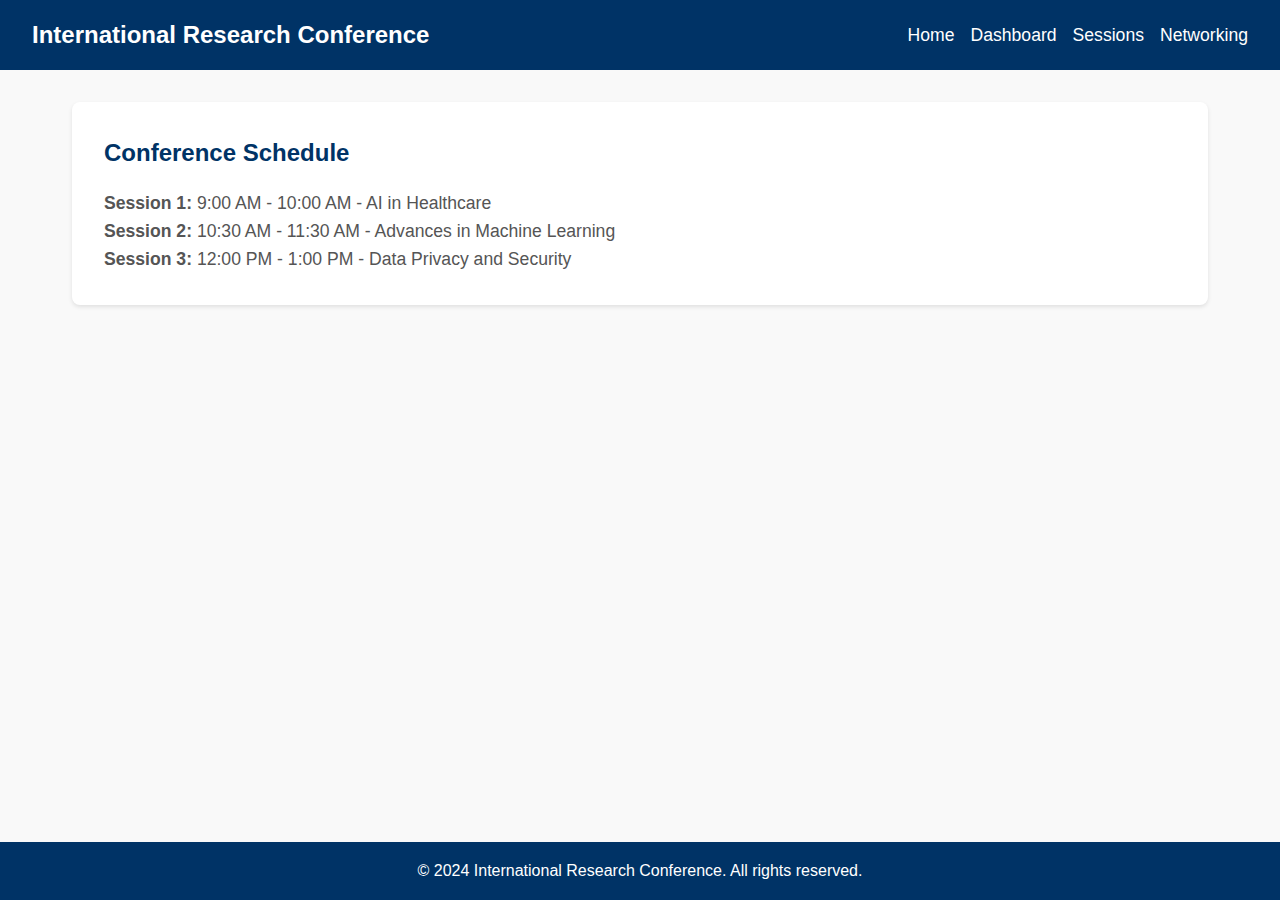
<file: uschedule.html>
<!DOCTYPE html>
<html lang="en">
<head>
    <meta charset="UTF-8">
    <meta name="viewport" content="width=device-width, initial-scale=1.0">
    <title>Conference Schedule</title>
    <link href="uschedule.css" rel="stylesheet">
</head>
<body>
    <!-- Header Section -->
    <header>
        <div class="logo">International Research Conference</div>
        <nav>
            <a href="home.html">Home</a>
            <a href="dashboard.html">Dashboard</a>
            <a href="sessions.html">Sessions</a>
            <a href="networking.html">Networking</a>
        </nav>
    </header>

    <!-- Main Content Section -->
    <main class="main-content">
        <div class="card">
            <h2>Conference Schedule</h2>
            <p><strong>Session 1:</strong> 9:00 AM - 10:00 AM - AI in Healthcare<br>
            <strong>Session 2:</strong> 10:30 AM - 11:30 AM - Advances in Machine Learning<br>
            <strong>Session 3:</strong> 12:00 PM - 1:00 PM - Data Privacy and Security</p>
        </div>
    </main>

    <!-- Footer Section -->
    <footer>
        &copy; 2024 International Research Conference. All rights reserved.
    </footer>
</body>
</html>
</file>
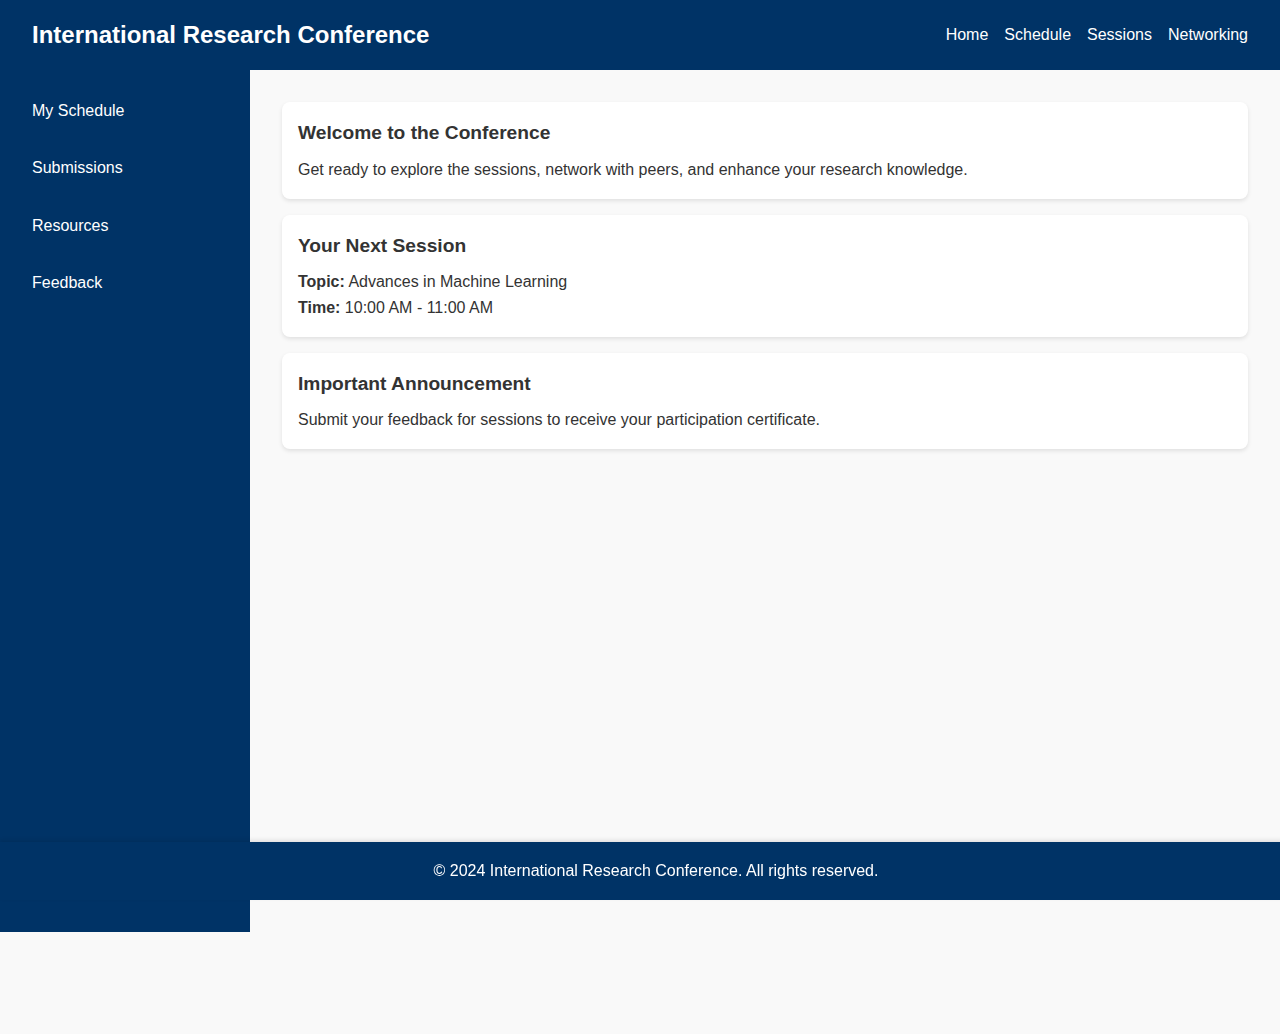
<file: userdash.html>
<!DOCTYPE html>
<html lang="en">
<head>
    <meta charset="UTF-8">
    <meta name="viewport" content="width=device-width, initial-scale=1.0">
    <title>International Research Conference Dashboard</title>
    <link href="userdash.css" rel="stylesheet">
</head>
<body>
    <header>
        <div class="logo">International Research Conference</div>
        <nav>
            <a href="#">Home</a>
            <a href="#">Schedule</a>
            <a href="#">Sessions</a>
            <a href="#">Networking</a>
        </nav>
    </header>

    <aside class="sidebar">
        <a href="#">Dashboard</a>
       
        <a href="#">My Schedule</a>
        <a href="#">Submissions</a>
        <a href="#">Resources</a>
        <a href="ufeedback.html">Feedback</a>
    </aside>

    <main class="main-content">
        <div class="card">
            <h2>Welcome to the Conference</h2>
            <p>Get ready to explore the sessions, network with peers, and enhance your research knowledge.</p>
        </div>

        <div class="card">
            <h2>Your Next Session</h2>
            <p><strong>Topic:</strong> Advances in Machine Learning<br>
            <strong>Time:</strong> 10:00 AM - 11:00 AM</p>
        </div>

        <div class="card">
            <h2>Important Announcement</h2>
            <p>Submit your feedback for sessions to receive your participation certificate.</p>
        </div>
    </main>

    <footer>
        &copy; 2024 International Research Conference. All rights reserved.
    </footer>
</body>
</html>
</file>
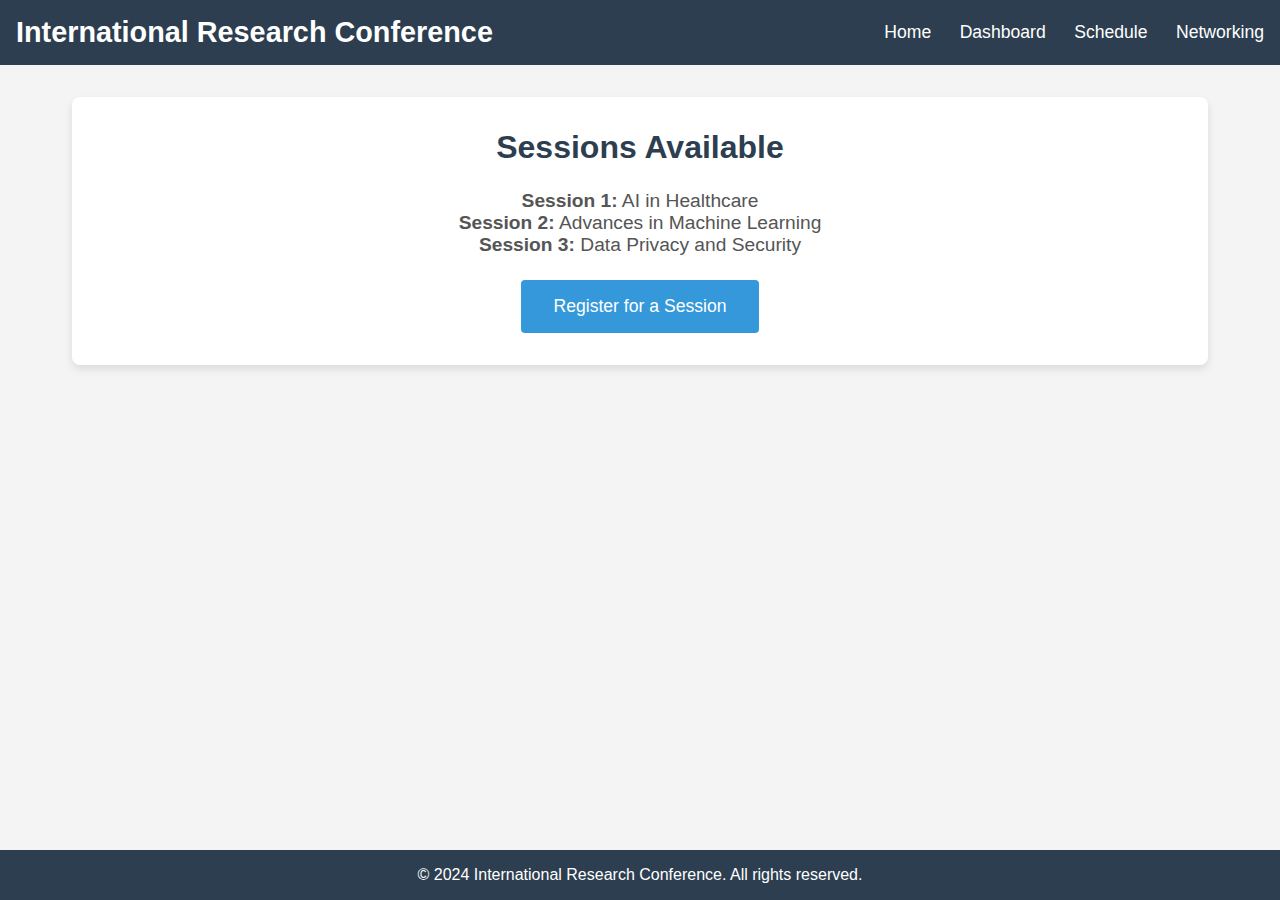
<file: usession.html>
<!DOCTYPE html>
<html lang="en">
<head>
    <meta charset="UTF-8">
    <meta name="viewport" content="width=device-width, initial-scale=1.0">
    <title>Available Sessions</title>
    <link href="usessions.css" rel="stylesheet">
</head>
<body>
    <!-- Header Section -->
    <header>
        <div class="logo">International Research Conference</div>
        <nav>
            <a href="home.html">Home</a>
            <a href="dashboard.html">Dashboard</a>
            <a href="schedule.html">Schedule</a>
            <a href="networking.html">Networking</a>
        </nav>
    </header>

    <!-- Main Content Section -->
    <main class="main-content">
        <div class="card">
            <h2>Sessions Available</h2>
            <p><strong>Session 1:</strong> AI in Healthcare<br>
            <strong>Session 2:</strong> Advances in Machine Learning<br>
            <strong>Session 3:</strong> Data Privacy and Security</p>
            <button>Register for a Session</button>
        </div>
    </main>

    <!-- Footer Section -->
    <footer>
        &copy; 2024 International Research Conference. All rights reserved.
    </footer>
</body>
</html>
</file>
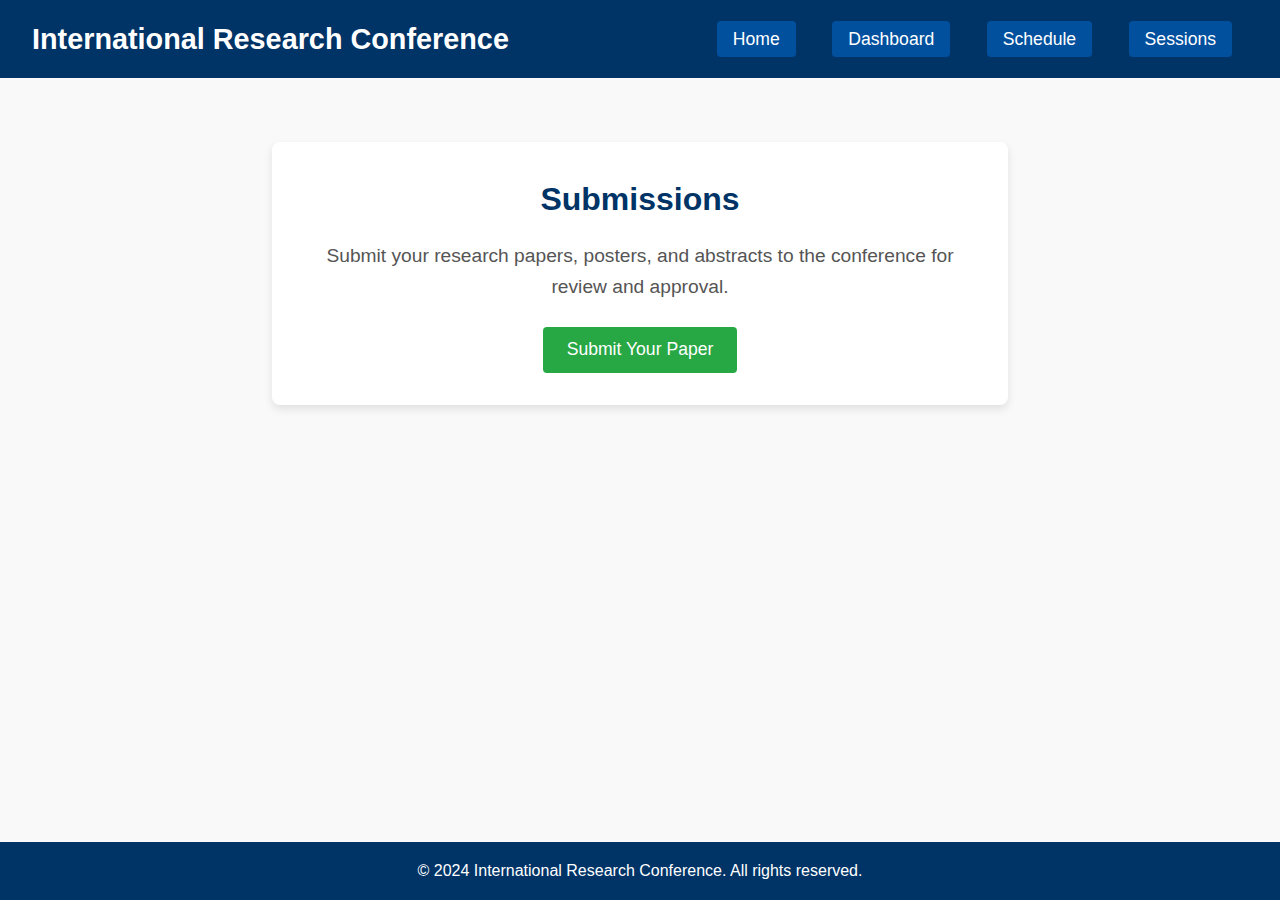
<file: usubmission.html>
<!DOCTYPE html>
<html lang="en">
<head>
    <meta charset="UTF-8">
    <meta name="viewport" content="width=device-width, initial-scale=1.0">
    <title>Submissions</title>
    <link href="usubmissions.css" rel="stylesheet">
</head>
<body>
    <!-- Header Section -->
    <header>
        <div class="logo">International Research Conference</div>
        <nav>
            <a href="home.html">Home</a>
            <a href="dashboard.html">Dashboard</a>
            <a href="schedule.html">Schedule</a>
            <a href="sessions.html">Sessions</a>
        </nav>
    </header>

    <!-- Main Content Section -->
    <main class="main-content">
        <div class="card">
            <h2>Submissions</h2>
            <p>Submit your research papers, posters, and abstracts to the conference for review and approval.</p>
            <button>Submit Your Paper</button>
        </div>
    </main>

    <!-- Footer Section -->
    <footer>
        &copy; 2024 International Research Conference. All rights reserved.
    </footer>
</body>
</html>
</file>
<file: style.css>
* {
    margin: 0;
    padding: 0;
    box-sizing: border-box;
}

body {
    font-family: Arial, sans-serif;
}

.main {
    width: 100%;
    height: 100vh;
    background: linear-gradient(to top, rgba(0, 0, 0, 0.7) 50%, rgba(0, 0, 0, 0.7) 50%), url(1.jpg);
    background-position: center;
    background-size: cover;
    display: flex;
    justify-content: center;
    align-items: center;
    flex-direction: column;
    color: #fff;
    
}

.navbar {
    width: 100%;
    display: flex;
    justify-content: space-between;
    align-items: center;
    padding: 20px;
    position: absolute;
    top: 0;
    background: rgba(0, 0, 0, 0.6);
    z-index: 100;
    opacity: 0;
    animation:slideTop .5s ease forwards;
     
}

.icon .logo {
    font-size: 24px;
    font-weight: bold;
    color: #fff;
}

.menu ul {
    list-style: none;
    display: flex;
}

.menu ul li {
    margin: 0 15px;
}

.menu ul li a {
    text-decoration: none;
    color: #fff;
    font-size: 16px;
    font-weight: bold;
    transition: 0.3s;
}

.menu ul li a:hover {
    color: aquamarine;
}

.content {
    text-align: center;
    margin: auto;
    animation: slideLeft 1s ease forwards;
    animation-delay: .1s;
}

.content h1 {
    font-size: 48px;
    margin-bottom: 20px;
    letter-spacing: 1.5px;
    opacity: 0;
    animation: slideBottom 1s ease forwards;
    animation-delay: .2s;
}

.content h1 span {
    color: aquamarine;
    font-weight: bold;
   
}

.content .par {
    margin-top: 10px;
    font-size: 18px;
    line-height: 1.6;
}

.cn{
    margin-top: 20px;
}

.cn a {
    text-decoration: none;
    color: #fff;
    background: aquamarine;
    padding: 10px 20px;
    font-size: 18px;
    border-radius: 5px;
    transition: 0.3s;
}

.cn a:hover {
    background: #5bc0be;
}

@keyframes slideTop{
    0%{
        transform: translateX(-100px);
        opacity: 0;   
    }
    100% {
        transform: translateX(0px);
        opacity: 1;
    }
}

@keyframes slideLeft{
    0%{
        transform: translateX(100px);
        opacity: 0;   
    }
    100% {
        transform: translateX(0px);
        opacity: 1;
    }
}

@keyframes slideBottom{
    0%{
        transform: translateY(100px);
        opacity: 0;   
    }
    100% {
        transform: translateY(0px);
        opacity: 1;
    }
}
</file>
<file: contact.css>
@import url('https://fonts.googleapis.com/css2?family=Poppins:wght@200;300;400;500;600;700;800;900&display=swap');

* {
    margin: 0;
    padding: 0;
    box-sizing: border-box;
    font-family: 'Poppins', sans-serif;
}

.contact {
    position: relative;
    height: 100vh; /* Full viewport height */
    display: flex;
    justify-content: center; /* Center horizontally */
    align-items: center; /* Center vertically */
    flex-direction: column; /* Stack items in a column */
    background-image: url(kp6.jpg);
}

.contact .content {
    max-width: 800px;
    text-align: center;
    color: rgb(127, 255, 170);
}

.contact .content p {
    color: #fff;
    font-size: 1.1em;
    font-weight: 300;
}

.container {
    width: auto; /* Adjust to fit content */
    display: flex;
    justify-content: center;
    align-items: center;
    gap: 50px;
    height: auto; /* Adjust based on content */
    padding: 10px; /* Added padding for better appearance */
    margin: 0; /* Removed margin to prevent alignment issues */
    border-radius: 5px; /* Optional: Adds rounded corners */
}

.container .contactInfo {
    width: 60%;
    display: flex;
    flex-direction: column;
}

.container .contactInfo .box {
    position: relative;
    padding: 20px 0;
    display: flex;
    cursor: pointer;
}

.container .contactInfo .box .icon {
    position: relative;
    min-width: 60px;
    height: 60px;
    background: repeating-conic-gradient(
        from 30deg,
        #01dbc2 0%,
        #01dbc2 10%,
        transparent 10%,
        transparent 50%
    );
    display: flex;
    justify-content: center;
    align-items: center;
}

.container .contactInfo .box .icon::before {
    content: '';
    position: absolute;
    inset: 0;
    background: repeating-conic-gradient(
        from 117.5deg,
        #01dbc2 0%,
        #01dbc2 10%,
        transparent 10%,
        transparent 50%
    );
}

.container .contactInfo .box .icon::after {
    content: ''; /* Fixed the incorrect 'columns' property */
    position: absolute;
    inset: 2px;
    background: #222;
}

.container .contactInfo .box .icon b {
    position: absolute;
    inset: 8px;
    background: #01dbc2;
    z-index: 2;
}

.container .contactInfo .box .icon i {
    position: relative;
    z-index: 1000;
    color: #333;
    font-size: 1.25em;
}

.container .contactInfo .box .text {
    position: relative;
    display: flex;
    flex-direction: column;
    margin-left: 20px;
    font-size: 1.1em;
    color: #fff;
    font-weight: 300;
}

.container .contactInfo .box .text h3 {
    font-weight: 500;
    color: #01dbc2;
}

.container .contactInfo .txt {
    color: #fff;
    margin-top: 50px;
    font-weight: 500;
    border-left: 50px solid #01dbc2;
    padding-left: 10px;
    line-height: 1em;
}

.container .contactInfo .sci {
    position: relative;
    display: flex;
    gap: 30px;
    margin: 20px 0;
}

.container .contactInfo .sci li {
    list-style: none;
}

.container .contactInfo .sci li a {
    color: #fff;
    font-size: 1.5em;
    transition: 0.25s;
}

.container .contactInfo .sci li a:hover {
    color: #01dbc2;
    filter: drop-shadow(0 0 5px #01dbc2);
}

.container .contactForm {
    position: relative;
    width: 70%; /* Ensuring consistent size */
    background: repeating-conic-gradient(
        from var(--a),
        #01dbc2 0%,
        #01dbc2 10%,
        transparent 10%,
        transparent 50%
    );
    animation: animate 6s linear infinite;
    padding: 60px;
}

.container .contactForm::before {
    content: '';
    position: absolute;
    inset: 0;
    background: repeating-conic-gradient(
        from var(--a),
        #01dbc2 0%,
        #01dbc2 10%,
        transparent 10%,
        transparent 50%
    );
    animation: animate 6s linear infinite;
    animation-delay: -1.5s;
}

.container .contactForm::after {
    content: ''; /* Fixed missing content */
    position: absolute;
    inset: 2px;
    border: 20px solid #222;
    background: #333;
}

@property --a{
    syntax: '<angle>';
    inherits: false;
    initial-value: 0deg;
}

@keyframes animate {
    0% {
        --a: 0deg;
    }
    100% {
        --a: 360deg;
    }
}

.container .contactForm form {
    position: relative;
    z-index: 10;
}

.container .contactForm form h2 {
    font-size: 2em;
    color: #fff;
    font-weight: 500;
}

.container .contactForm form .inputBox {
    position: relative;
    width: 100%;
    margin-top: 20px;
}

.container .contactForm form .inputBox input,
.container .contactForm form .inputBox textarea{
    width: 100%;
    padding: 5px;
    font-size: 1.1em;
    margin: 10px 0;
    border: none;
    background: transparent;
    border-bottom: 2px solid #01dbc2;
    color: #fff;
    outline: none;
}

.container .contactForm form .inputBox span{
    position: absolute;
    left: 0;
    pointer-events: none;
    padding: 5px 0;
    margin: 10px 0;
    font-size: 1.1em;
    color: #fff;
    transition: 0.5s;

}

.container .contactForm form .inputBox input:focus ~ span,
.container .contactForm form .inputBox textarea:focus ~ span,
.container .contactForm form .inputBox input:valid ~ span,
.container .contactForm form .inputBox textarea:valid ~ span
{
    color: #01dbc2;
    font-size: 0.9em;
    transform: translateY(-24px);
}

.container .contactForm form .inputBox input[type="submit"]
{
    width: 100%;
    background: #01dbc2;
    color: #222;
    border: none;
    cursor: pointer;
    padding: 10px;
    font-size: 1.1em;
    font-weight: 500;
}

/*make it responsive*/
@media(max-width: 991px)
{
    .container{
        flex-direction: column;
    }
    .containe .contactInfo,
    .containe .contactForm{
        width: 100%;
    }
    .container .contactForm{
        padding: 40px;
    }
    .container .contactForm form{
        padding: 10px;
    }
}
</file>
<file: Homes.css>
body {
    font-family: Arial, sans-serif;
    margin: 0;
    background-image: url('kp4.jpg'); /* Replace 'kp4.jpg' with the path to your image */
    background-size: cover; /* Ensures the image covers the entire background */
    background-position: center; /* Centers the image */
    background-repeat: no-repeat; /* Prevents tiling of the image */
    animation: fadeIn 1.5s ease-in-out; /* Fade-in animation for the entire body */
}

@keyframes fadeIn {
    from {
        opacity: 0;
    }
    to {
        opacity: 1;
    }
}

.intro {
    text-align: center;
    padding: 40px;
    background-color: #fff;
    margin-bottom: 20px;
    animation: introFadeIn 1.5s ease-in-out; /* Fade-in for the intro section */
}

@keyframes introFadeIn {
    from {
        opacity: 0;
        transform: translateY(-20px);
    }
    to {
        opacity: 1;
        transform: translateY(0);
    }
}

.intro h1 {
    font-size: 28px;
    color: #38600f;
    margin-bottom: 20px;
}

.intro p {
    font-size: 16px;
    color: #555;
    line-height: 1.6;
    margin: 10px 0;
}

.container {
    text-align: center;
    padding: 50px;
}

h1 {
    color: #000000;
}

.grid {
    display: grid;
    grid-template-columns: repeat(auto-fit, minmax(200px, 1fr));
    gap: 20px;
    margin-top: 30px;
    padding: 0 20px;
    animation: slideIn 1s ease-in-out; /* Slide-in animation for the grid */
}

@keyframes slideIn {
    from {
        transform: translateY(50px);
        opacity: 0;
    }
    to {
        transform: translateY(0);
        opacity: 1;
    }
}

.card {
    background: #fff;
    border: 1px solid #ddd;
    border-radius: 8px;
    padding: 20px;
    text-align: center;
    box-shadow: 0 2px 4px rgba(0, 0, 0, 0.1);
    transition: transform 0.2s ease, box-shadow 0.2s ease;
}

.card:hover {
    transform: translateY(-5px) scale(1.05); /* Bounce effect on hover */
    box-shadow: 0 6px 12px rgba(0, 0, 0, 0.3);
    animation: bounce 0.4s ease-in-out; /* Bounce animation */
}

@keyframes bounce {
    0%, 100% {
        transform: translateY(-5px) scale(1.05);
    }
    50% {
        transform: translateY(-10px) scale(1.08);
    }
}

.card img {
    width: 50px;
    height: 50px;
    margin-bottom: 10px;
}

.card h3 {
    margin: 0;
    font-size: 18px;
    color: #555;
}
</file>
<file: register.css>
* { margin: 0; padding: 0; box-sizing: border-box; }

body {
    font-family: Arial, sans-serif;
    background: #121212;
    color: #fff;
    display: flex;
    justify-content: center;
    align-items: center;
    height: 100vh;
    margin: 0;
    overflow: hidden;
    position: relative;
    background: linear-gradient(45deg, #121212, #1c1c1c, #2d2d2d, #121212);
    background-size: 400% 400%; /* Smooth gradient effect */
    animation: backgroundAnimation 8s ease infinite; /* Background animation */
}

/* Keyframe animation for smooth background transition */
@keyframes backgroundAnimation {
    0% {
        background-position: 0% 50%;
    }
    50% {
        background-position: 100% 50%;
    }
    100% {
        background-position: 0% 50%;
    }
}

.registration-form {
    background: rgba(18, 18, 18, 0.85);
    padding: 20px;
    border-radius: 10px;
    box-shadow: 0 10px 30px rgba(0, 0, 0, 0.7);
    backdrop-filter: blur(10px);
    width: 100%;
    max-width: 400px;
    text-align: center;
}

h2 {
    font-size: 1.5rem;
    margin-bottom: 20px;
    color: #f0f0f0;
}

.form-group {
    margin-bottom: 15px;
    text-align: left;
}

label {
    font-size: 0.9rem;
    color: #ccc;
}

input, select {
    width: 100%;
    padding: 5px;
    background: #333;
    border: 1px solid #444;
    border-radius: 5px;
    color: #fff;
    font-size: 1rem;
    transition: border-color 0.3s;
}

input:focus, select:focus {
    border-color: #777;
    outline: none;
}

button {
    width: 100%;
    padding: 12px;
    background: #075c1f;
    border: none;
    border-radius: 5px;
    font-size: 1rem;
    cursor: pointer;
}

button:hover {
    background: #555;
}

p {
    margin-top: 15px;
    font-size: 0.9rem;
}

a {
    color: #f0f0f0;
    text-decoration: none;
}

a:hover {
    text-decoration: underline;
}
</file>
<file: ufeedback.css>
/* General Styles */
* {
    margin: 0;
    padding: 0;
    box-sizing: border-box;
}

body {
    font-family: 'Arial', sans-serif;
    background-color: #f4f4f4;
    color: #333;
    line-height: 1.6;
}

/* Header */
header {
    background-color: #2c3e50;
    padding: 1rem 2rem;
    color: white;
    display: flex;
    justify-content: space-between;
    align-items: center;
}

header .logo {
    font-size: 1.8rem;
    font-weight: bold;
}

header nav a {
    color: white;
    text-decoration: none;
    margin: 0 1rem;
    font-size: 1.1rem;
}

header nav a:hover {
    text-decoration: underline;
}

/* Sidebar */
aside.sidebar {
    width: 220px;
    height: 100%;
    background-color: #34495e;
    color: white;
    padding-top: 2rem;
    position: fixed;
    top: 0;
    left: 0;
    box-shadow: 2px 0 5px rgba(0, 0, 0, 0.1);
}

aside.sidebar a {
    display: block;
    padding: 1rem 1.5rem;
    color: white;
    text-decoration: none;
    font-size: 1.1rem;
    margin: 0.5rem 0;
}

aside.sidebar a:hover {
    background-color: #2c3e50;
}

/* Main Content */
.main-content {
    margin-left: 250px; /* Sidebar width */
    padding: 2rem;
}

.card {
    background-color: white;
    padding: 2rem;
    margin-bottom: 1.5rem;
    border-radius: 8px;
    box-shadow: 0 2px 5px rgba(0, 0, 0, 0.1);
}

.card h2 {
    font-size: 1.8rem;
    margin-bottom: 1rem;
    color: #2c3e50;
}

.card p {
    font-size: 1.1rem;
    color: #555;
    margin-bottom: 1.5rem;
}

.card button {
    background-color: #3498db;
    color: white;
    border: none;
    padding: 0.8rem 1.5rem;
    font-size: 1.1rem;
    cursor: pointer;
    border-radius: 4px;
    transition: background-color 0.3s ease;
}

.card button:hover {
    background-color: #2980b9;
}

/* Footer */
footer {
    background-color: #2c3e50;
    color: white;
    text-align: center;
    padding: 1rem;
    position: fixed;
    bottom: 0;
    width: 100%;
}

footer a {
    color: white;
    text-decoration: none;
}

footer a:hover {
    text-decoration: underline;
}

/* Responsive Design */
@media (max-width: 768px) {
    header {
        flex-direction: column;
        text-align: center;
    }

    header nav {
        margin-top: 1rem;
    }

    .main-content {
        margin-left: 0;
    }

    aside.sidebar {
        position: static;
        width: 100%;
        padding-top: 1rem;
        box-shadow: none;
    }

    aside.sidebar a {
        font-size: 1rem;
    }
}
</file>
<file: uprofile.css>
/* General Styles */
* {
    margin: 0;
    padding: 0;
    box-sizing: border-box;
}

body {
    font-family: 'Roboto', sans-serif;
    background-color: #f9f9f9; /* Dashboard light neutral */
    color: #333; /* Standard dark text */
    line-height: 1.6;
}

/* Header */
header {
    background-color: #003366; /* Dashboard dark blue */
    padding: 1rem 2rem;
    color: white;
    display: flex;
    justify-content: space-between;
    align-items: center;
}

header .logo {
    font-size: 1.8rem;
    font-weight: bold;
}

header nav a {
    color: white;
    text-decoration: none;
    margin: 0 0.5rem;
    font-size: 1.1rem;
    padding: 0.5rem 1rem;
    background-color: #00509e; /* Dashboard accent blue */
    border-radius: 4px;
    transition: background-color 0.3s ease;
}

header nav a:hover {
    background-color: #003d73; /* Hover effect */
}

/* Main Content */
.main-content {
    margin-left: 250px;
    padding: 2rem;
}

.card {
    background-color: #fff;
    padding: 2rem;
    margin-bottom: 1.5rem;
    border-radius: 8px;
    box-shadow: 0 2px 5px rgba(0, 0, 0, 0.1);
    transition: transform 0.3s, box-shadow 0.3s ease; /* Card hover effect */
}

.card:hover {
    transform: translateY(-5px);
    box-shadow: 0 4px 8px rgba(0, 0, 0, 0.2); /* Elevated effect */
}

.card h2 {
    font-size: 1.8rem;
    margin-bottom: 1rem;
    color: #003366; /* Header dark blue */
}

.card p {
    font-size: 1.1rem;
    color: #555; /* Neutral gray text */
    margin-bottom: 1.5rem;
}

.card a {
    background-color: #00509e; /* Dashboard accent blue */
    color: white;
    padding: 0.8rem 1.5rem;
    text-decoration: none;
    font-size: 1.1rem;
    border-radius: 4px;
    transition: background-color 0.3s ease;
    display: inline-block;
    margin-top: 1rem;
}

.card a:hover {
    background-color: #003d73; /* Hover effect */
}

/* Footer */
footer {
    background-color: #003366; /* Matches header */
    color: white;
    text-align: center;
    padding: 1rem;
    position: fixed;
    bottom: 0;
    width: 100%;
}

footer a {
    color: white;
    text-decoration: none;
}

footer a:hover {
    text-decoration: underline;
}

/* Sidebar */
aside.sidebar {
    width: 220px;
    height: 100%;
    background-color: #003366; /* Dashboard dark blue */
    color: white;
    padding-top: 2rem;
    position: fixed;
    top: 0;
    left: 0;
    box-shadow: 2px 0 5px rgba(0, 0, 0, 0.1);
}

aside.sidebar a {
    display: block;
    padding: 0.8rem 1.5rem;
    color: white;
    text-decoration: none;
    font-size: 1.1rem;
    margin: 0.5rem 0;
    border-radius: 4px;
    background-color: #00509e; /* Dashboard accent blue */
    transition: background-color 0.3s ease;
}

aside.sidebar a:hover {
    background-color: #003d73; /* Hover effect */
}

/* Responsive Design */
@media (max-width: 992px) {
    header {
        padding: 1rem 1rem;
    }

    header .logo {
        font-size: 1.5rem;
    }

    header nav a {
        margin: 0 0.3rem;
        padding: 0.3rem 0.8rem;
    }

    aside.sidebar {
        width: 100%;
        position: static;
        box-shadow: none;
    }

    aside.sidebar a {
        font-size: 1rem;
        margin: 0.5rem 1rem;
    }

    .main-content {
        margin-left: 0;
        padding: 1rem;
    }
}
</file>
<file: userdash.css>
body {
    margin: 0;
    font-family: 'Roboto', sans-serif;
    background-color: #f9f9f9;
    color: #333;
    line-height: 1.6; /* Improve text readability */
}

header {
    background-color: #003366;
    color: white;
    padding: 1rem 2rem;
    display: flex;
    justify-content: space-between;
    align-items: center;
    position: sticky; /* Ensure header sticks at the top */
    top: 0;
    z-index: 1000; /* Ensure it stays above other elements */
}

header .logo {
    font-size: 1.5rem;
    font-weight: bold;
}

header nav {
    display: flex;
    gap: 1rem;
}

header nav a {
    color: white;
    text-decoration: none;
    font-weight: 500;
    transition: color 0.3s; /* Smooth hover effect */
}

header nav a:hover {
    color: #ccc; /* Change link color on hover */
}

.sidebar {
    background-color: #003366;
    color: white;
    width: 250px;
    height: 100vh;
    position: fixed;
    top: 0;
    left: 0;
    padding-top: 2rem;
    display: flex;
    flex-direction: column;
    gap: 1rem;
    overflow-y: auto; /* Allow scrolling for content overflow */
}

.sidebar a {
    color: white;
    text-decoration: none;
    padding: 0.5rem 2rem;
    font-size: 1rem;
    transition: background-color 0.3s; /* Smooth hover effect */
}

.sidebar a:hover {
    background-color: #00509e;
}

.main-content {
    margin-left: 250px;
    padding: 2rem;
    min-height: 100vh; /* Ensure full viewport height for layout */
    background-color: #f9f9f9; /* Match body background for consistency */
}

.card {
    background-color: white;
    box-shadow: 0 2px 4px rgba(0, 0, 0, 0.1);
    padding: 1rem;
    border-radius: 8px;
    margin-bottom: 1rem;
    transition: transform 0.3s, box-shadow 0.3s; /* Smooth hover effect */
}

.card:hover {
    transform: translateY(-5px);
    box-shadow: 0 4px 8px rgba(0, 0, 0, 0.2); /* Elevated effect on hover */
}

.card h2 {
    font-size: 1.2rem;
    margin: 0 0 0.5rem 0;
}

.card p {
    margin: 0;
}

footer {
    text-align: center;
    padding: 1rem;
    background-color: #003366;
    color: white;
    position: fixed;
    bottom: 0;
    left: 0;
    width: 100%;
    z-index: 1000; /* Ensure it stays above other content */
    box-shadow: 0 -2px 4px rgba(0, 0, 0, 0.1); /* Subtle shadow for separation */
}
</file>
<file: usubmissions.css>
/* General Styles */
* {
    margin: 0;
    padding: 0;
    box-sizing: border-box;
}

body {
    font-family: 'Roboto', sans-serif;
    background-color: #f9f9f9; /* Neutral background */
    color: #333; /* Standard text color */
    line-height: 1.6;
    margin: 0;
}

/* Header Section */
header {
    background-color: #003366; /* Conference dark blue */
    padding: 1rem 2rem;
    color: white;
    display: flex;
    justify-content: space-between;
    align-items: center;
}

header .logo {
    font-size: 1.8rem;
    font-weight: bold;
    color: white;
}

header nav a {
    color: white;
    text-decoration: none;
    margin: 0 1rem;
    font-size: 1.1rem;
    padding: 0.5rem 1rem;
    background-color: #00509e; /* Accent blue */
    border-radius: 4px;
    transition: background-color 0.3s ease;
}

header nav a:hover {
    background-color: #003d73; /* Darker hover effect */
}

/* Main Content Section */
.main-content {
    margin: 2rem auto;
    padding: 2rem;
    max-width: 800px;
}

.card {
    background-color: #fff;
    padding: 2rem;
    border-radius: 8px;
    box-shadow: 0 4px 8px rgba(0, 0, 0, 0.1);
    text-align: center;
    transition: transform 0.3s, box-shadow 0.3s ease; /* Hover effect */
}

.card:hover {
    transform: translateY(-5px);
    box-shadow: 0 6px 12px rgba(0, 0, 0, 0.2);
}

.card h2 {
    font-size: 2rem;
    margin-bottom: 1rem;
    color: #003366; /* Header dark blue */
}

.card p {
    font-size: 1.2rem;
    color: #555; /* Neutral text color */
    margin-bottom: 1.5rem;
}

.card button {
    background-color: #28a745; /* Success green */
    color: white;
    border: none;
    padding: 0.8rem 1.5rem;
    font-size: 1.1rem;
    cursor: pointer;
    border-radius: 4px;
    transition: background-color 0.3s ease;
}

.card button:hover {
    background-color: #218838; /* Darker green on hover */
}

/* Footer Section */
footer {
    background-color: #003366; /* Matches header */
    color: white;
    text-align: center;
    padding: 1rem;
    position: fixed;
    bottom: 0;
    width: 100%;
}

footer a {
    color: white;
    text-decoration: none;
}

footer a:hover {
    text-decoration: underline;
}

/* Responsive Design */
@media (max-width: 768px) {
    header {
        flex-direction: column;
        text-align: center;
    }

    header nav {
        margin-top: 1rem;
        display: flex;
        flex-wrap: wrap;
        gap: 0.5rem;
        justify-content: center;
    }

    .main-content {
        padding: 1rem;
    }

    .card {
        padding: 1.5rem;
    }

    .card h2 {
        font-size: 1.8rem;
    }

    .card p {
        font-size: 1rem;
    }

    .card button {
        padding: 0.7rem 1.2rem;
    }
}
</file>
<file: Ab.css>
/* General reset and styling */
body {
    margin: 0;
    padding: 0;
    font-family: 'Josefin Sans', sans-serif;
    background: url('kp2.png') no-repeat center center fixed; /* Main background image */
    background-size: cover; /* Cover entire viewport */
    position: relative;
    color: #f1f1f1;
}

/* Overlay for the background */
body::before {
    content: '';
    position: absolute;
    top: 0;
    left: 0;
    width: 100%;
    height: 100%;
    background: rgba(0, 0, 0, 0.7); /* Dark overlay for better text contrast */
    z-index: -1; /* Keeps overlay behind content */
}

/* About section styling */
.about {
    display: flex;
    justify-content: center;
    align-items: center;
    min-height: 100vh;
    padding: 20px;
    background: rgba(0, 0, 0, 0.6); /* Semi-transparent background for the section */
    border-radius: 10px;
    box-shadow: 0 4px 15px rgba(0, 0, 0, 0.5);
    position: relative;
    animation: fadeIn 2s ease-in-out; /* Section fade-in animation */
}

/* Main container */
.about .main {
    display: flex;
    align-items: center;
    flex-wrap: wrap;
    max-width: 1200px;
    margin: auto;
    animation: slideUp 1.5s ease-in-out; /* Slide-up animation for the main content */
}

/* Image styling */
.about .main img {
    max-width: 400px;
    width: 100%;
    border-radius: 10px;
    box-shadow: 0 4px 15px rgba(0, 0, 0, 0.8);
    margin-right: 20px;
    animation: fadeIn 0.2s ease-in-out; /* Fade-in animation for the image */
}

/* About text container */
.about .main .about-text {
    max-width: 600px;
    padding: 20px;
    animation: slideIn 2s ease-in-out; /* Slide-in animation for the text */
}

/* Headings and paragraph styling */
.about .main .about-text h1 {
    font-size: 3rem;
    margin-bottom: 10px;
    color: #f1f1f1;
    animation: zoomIn 1.5s ease-in-out; /* Zoom-in effect for the heading */
}

.about .main .about-text h5 {
    font-size: 1.5rem;
    color: #c1c1c1;
    margin-bottom: 20px;
    font-weight: 500;
    animation: fadeIn 2s ease-in-out; /* Fade-in effect for the subheading */
}

.about .main .about-text p {
    font-size: 1.2rem;
    line-height: 1.8;
    color: #d1d1d1;
    animation: fadeIn 2.5s ease-in-out; /* Slight delay for the paragraph */
}

/* Animations */
@keyframes fadeIn {
    from {
        opacity: 0;
    }
    to {
        opacity: 1;
    }
}

@keyframes slideUp {
    from {
        transform: translateY(50px);
        opacity: 0;
    }
    to {
        transform: translateY(0);
        opacity: 1;
    }
}

@keyframes slideIn {
    from {
        transform: translateX(-50px);
        opacity: 0;
    }
    to {
        transform: translateX(0);
        opacity: 1;
    }
}

@keyframes zoomIn {
    from {
        transform: scale(0.8);
        opacity: 0;
    }
    to {
        transform: scale(1);
        opacity: 1;
    }
}

/* Responsive styling */
@media screen and (max-width: 768px) {
    .about .main {
        flex-direction: column;
        text-align: center;
    }

    .about .main img {
        margin: 0 0 20px 0;
    }

    .about .main .about-text {
        padding: 0;
    }
}
</file>
<file: admindash.css>
/* General Reset */
body {
    margin: 0;
    font-family: 'Roboto', sans-serif;
    background-color: #f9f9f9;
    color: #333;
    line-height: 1.6;
}

/* Header Styles */
header {
    background-color: #003366;
    color: white;
    padding: 1rem 2rem;
    display: flex;
    justify-content: space-between;
    align-items: center;
    position: sticky;
    top: 0;
    z-index: 1000;
}

header .logo {
    font-size: 1.5rem;
    font-weight: bold;
}

header nav {
    display: flex;
    gap: 1rem;
}

header nav a {
    color: white;
    text-decoration: none;
    font-weight: 500;
    transition: color 0.3s;
}

header nav a:hover {
    color: #ccc;
}

/* Sidebar Styles */
.sidebar {
    background-color: #003366;
    color: white;
    width: 250px;
    height: 100vh;
    position: fixed;
    top: 0;
    left: 0;
    padding-top: 2rem;
    display: flex;
    flex-direction: column;
    gap: 1rem;
    overflow-y: auto;
    z-index: 999; /* Ensures it stays above the main content */
}

.sidebar a {
    color: white;
    text-decoration: none;
    padding: 0.75rem 1.5rem;
    font-size: 1rem;
    transition: background-color 0.3s, color 0.3s;
}

.sidebar a:hover {
    background-color: #00509e;
    color: #f9f9f9;
}

/* Main Content Styles */
.main-content {
    margin-left: 250px; /* Offset to account for sidebar width */
    padding: 2rem;
    min-height: 100vh;
    background-color: #f9f9f9;
}

.card {
    background-color: white;
    box-shadow: 0 2px 4px rgba(0, 0, 0, 0.1);
    padding: 1.5rem;
    border-radius: 8px;
    margin-bottom: 1rem;
    transition: transform 0.3s, box-shadow 0.3s;
}

.card:hover {
    transform: translateY(-5px);
    box-shadow: 0 4px 8px rgba(0, 0, 0, 0.2);
}

.card h2 {
    font-size: 1.5rem;
    margin: 0 0 1rem 0;
}

.card p {
    margin: 0.5rem 0;
}

/* Footer Styles */
footer {
    text-align: center;
    padding: 1rem;
    background-color: #003366;
    color: white;
    position: fixed;
    bottom: 0;
    left: 0;
    width: 100%;
    z-index: 1000;
    box-shadow: 0 -2px 4px rgba(0, 0, 0, 0.1);
}
</file>
<file: log.css>
/* General Reset */
* {
    margin: 0;
    padding: 0;
    box-sizing: border-box;
    font-family: "Poppins", sans-serif;
}

/* Animated Background */
body {
    display: flex;
    justify-content: center;
    align-items: center;
    min-height: 100vh;
    background: linear-gradient(-45deg, #2b2b2b, #1f1f1f, #121212, #000);
    background-size: 400% 400%;
    animation: gradientBG 15s ease infinite;
    color: white;
    margin: 0;
    overflow: hidden; /* Prevent body overflow */
    text-rendering: optimizeLegibility; /* Improve font rendering */
}

/* Keyframe Animation for Gradient Background */
@keyframes gradientBG {
    0% { background-position: 0% 50%; }
    50% { background-position: 100% 50%; }
    100% { background-position: 0% 50%; }
}

/* Login Form Container */
.login-form {
    position: relative;
    width: 100%;
    max-width: 420px;
    background: rgba(0, 0, 0, 0.8);
    border: 2px solid rgba(255, 255, 255, 0.1);
    backdrop-filter: blur(10px);
    box-shadow: 0 8px 20px rgba(0, 0, 0, 0.6);
    color: #fff;
    border-radius: 10px;
    padding: 30px 40px;
    animation: fadeIn 1s ease-in-out;
    text-align: center;
    z-index: 1;
    line-height: 1.6; /* Improved readability */
}

/* Keyframe Animation for Fade-in */
@keyframes fadeIn {
    from { opacity: 0; transform: translateY(-20px); }
    to { opacity: 1; transform: translateY(0); }
}

/* Title Styling */
.login-form h2 {
    font-size: 28px;
    margin-bottom: 20px;
    color: #dbc670;
    letter-spacing: 0.5px; /* Improves title spacing */
    text-transform: capitalize;
}

/* Input Group */
.form-group {
    margin-bottom: 30px;
    position: relative;
    text-align: left;
}

input[type="text"],
input[type="email"],
input[type="tel"],
input[type="password"],
select {
    width: 100%;
    padding: 15px 20px;
    background: transparent;
    border: 2px solid rgba(255, 255, 255, 0.2);
    border-radius: 40px;
    font-size: 16px;
    color: #fff;
    outline: none;
    transition: border-color 0.3s, background-color 0.3s;
    font-weight: 400; /* Consistent font weight */
}

input::placeholder {
    color: rgba(255, 255, 255, 0.5);
    font-size: 14px; /* Fix placeholder text size */
}

input[type="text"]:focus,
input[type="email"]:focus,
input[type="tel"]:focus,
input[type="password"]:focus,
select:focus {
    border-color: #dbc670;
    background-color: rgba(255, 255, 255, 0.1);
}




input:focus + label,
input:not(:placeholder-shown) + label,
select:focus + label,
select:not(:placeholder-shown) + label {
    top: 5px;
    font-size: 12px;
    color: #dbc670;
}

/* Dropdown Text Fix */
select {
    color: #fff;
    padding-right: 40px; /* Space for custom dropdown arrow */
}

select option {
    color: #333; /* Option text color */
}

/* Accessibility Fix for Select Arrow */
select:after {
    content: '';
    position: absolute;
    right: 20px;
    top: 50%;
    transform: translateY(-50%);
    border: 5px solid transparent;
    border-top-color: rgba(255, 255, 255, 0.7);
    pointer-events: none;
}

/* Button Styling */
button.submit-btn {
    width: 100%;
    padding: 15px;
    background: #dbc670;
    border: none;
    border-radius: 40px;
    box-shadow: 0 0 10px rgba(219, 198, 112, 0.5);
    font-size: 16px;
    color: #333;
    font-weight: 600;
    cursor: pointer;
    transition: 0.3s;
}

button.submit-btn:hover {
    background: #e4c95d;
    transform: scale(1.05);
    box-shadow: 0 0 10px #dbc670, 0 0 40px #dbc670, 0 0 80px #dbc670;
}

/* Register Link Styling */
.register-link {
    margin-top: 10px;
    font-size: 14px; /* Adjusted for readability */
    line-height: 1.4;
}

.register-link a {
    color: #dbc670;
    text-decoration: none;
    font-weight: bold;
}

.register-link a:hover {
    text-decoration: underline;
}

/* Error Message */
.error-message {
    color: rgb(255, 0, 0);
    font-size: 14px;
    margin-top: 5px;
    line-height: 1.3; /* Improves error message text spacing */
}
</file>
<file: sp&sch.css>
/* General Reset */
* {
    margin: 0;
    padding: 0;
    box-sizing: border-box;
}

body {
    font-family: 'Arial', sans-serif;
    line-height: 1.6;
    color: #E0E0E0; /* Light text */
    background-image: url(kp8.jpeg);
}

/* Container */
.container {
    max-width: 1200px;
    margin: 0 auto;
    padding: 20px;
}

/* Section Styling */
.section {
    padding: 50px 20px;
    text-align: center;
}

.section.bg-light {
    background: #1F1F1F; /* Slightly lighter than main background */
    border-radius: 8px;
    padding: 30px;
}

.section h2 {
    margin-bottom: 20px;
    font-size: 2.5em;
    color: #FFFFFF; /* White text */
}

.section p {
    margin-bottom: 30px;
    font-size: 1.2em;
    color: #B0B0B0; /* Light grey text */
}

/* Tabs Styling */
.tabs {
    display: flex;
    justify-content: center;
    margin-bottom: 20px;
}

.tab-button {
    background: #2C2C2C; /* Darker grey for inactive tabs */
    border: none;
    padding: 10px 20px;
    cursor: pointer;
    margin: 0 5px;
    font-size: 1em;
    border-radius: 5px;
    color: #E0E0E0; /* Light text */
    transition: background-color 0.3s, color 0.3s;
}

.tab-button.active, .tab-button:hover {
    background: #007BFF; /* Blue for active tab */
    color: #FFFFFF; /* White text */
}

/* Tab Content */
.tab-content {
    display: none;
    text-align: left;
    margin-top: 20px;
    padding: 20px;
    background: #1A1A1A; /* Dark grey for tab content */
    border-radius: 8px;
    box-shadow: 0 2px 5px rgba(0, 0, 0, 0.2);
}

.tab-content.active {
    display: block;
}

.tab-content ul {
    list-style: none;
}

.tab-content li {
    padding: 10px 0;
    border-bottom: 1px solid #333; /* Subtle divider */
}

.tab-content li:last-child {
    border-bottom: none;
}

.tab-content li a {
    color: #007BFF; /* Blue links */
    text-decoration: none;
    font-weight: bold;
}

.tab-content li a:hover {
    text-decoration: underline;
}

/* Speaker Grid */
.speaker-grid {
    display: grid;
    grid-template-columns: repeat(auto-fit, minmax(280px, 1fr));
    gap: 20px;
    margin-top: 40px;
}

.speaker-card {
    background: #1F1F1F; /* Dark card background */
    padding: 20px;
    text-align: center;
    border-radius: 8px;
    box-shadow: 0 4px 8px rgba(0, 0, 0, 0.1);
    transition: transform 0.3s, box-shadow 0.3s;
}

.speaker-card:hover {
    transform: translateY(-10px);
    box-shadow: 0 6px 12px rgba(0, 0, 0, 0.3);
}

.speaker-card img {
    width: 100px;
    height: 100px;
    border-radius: 50%;
    margin-bottom: 15px;
    object-fit: cover;
}

.speaker-card h3 {
    font-size: 1.5em;
    color: #FFFFFF; /* White text */
    margin-bottom: 10px;
}

.speaker-card p {
    font-size: 1em;
    color: #B0B0B0; /* Light grey text */
    margin-bottom: 15px;
}

.speaker-card a {
    display: inline-block;
    padding: 10px 20px;
    font-size: 1em;
    color: #007BFF; /* Blue text */
    border: 2px solid #007BFF;
    border-radius: 5px;
    text-decoration: none;
    transition: background-color 0.3s, color 0.3s;
}

.speaker-card a:hover {
    background-color: #007BFF;
    color: #FFFFFF; /* White text */
}

/* Responsive Design */
@media (max-width: 768px) {
    .tabs {
        flex-direction: column;
    }

    .tab-button {
        margin: 5px 0;
    }

    .section h2 {
        font-size: 2em;
    }

    .section p {
        font-size: 1em;
    }
}
</file>
<file: uresources.css>
/* General Reset */
* {
    margin: 0;
    padding: 0;
    box-sizing: border-box;
}

/* Body */
body {
    font-family: 'Arial', sans-serif;
    background-color: #f4f6f9;
    color: #333;
    line-height: 1.6;
}

/* Header */
header {
    background-color: #2c3e50;
    color: white;
    padding: 1rem 2rem;
    display: flex;
    justify-content: space-between;
    align-items: center;
}

header .logo {
    font-size: 1.8rem;
    font-weight: bold;
}

header nav {
    display: flex;
    gap: 1.5rem;
}

header nav a {
    color: white;
    text-decoration: none;
    font-size: 1.1rem;
    transition: color 0.3s ease;
}

header nav a:hover {
    color: #3498db;
}

/* Main Content */
.main-content {
    padding: 2rem;
    max-width: 1200px;
    margin: 0 auto;
}

/* Card */
.card {
    background-color: white;
    padding: 2rem;
    margin-bottom: 2rem;
    box-shadow: 0 4px 6px rgba(0, 0, 0, 0.1);
    border-radius: 8px;
}

.card h2 {
    font-size: 2rem;
    margin-bottom: 1.5rem;
    color: #2c3e50;
}

.card p {
    font-size: 1.1rem;
    margin-bottom: 1.5rem;
    color: #555;
}

.card button {
    background-color: #3498db;
    color: white;
    padding: 0.8rem 1.5rem;
    border: none;
    border-radius: 4px;
    font-size: 1.1rem;
    cursor: pointer;
    transition: background-color 0.3s ease;
}

.card button:hover {
    background-color: #2980b9;
}

/* Footer */
footer {
    background-color: #2c3e50;
    color: white;
    text-align: center;
    padding: 1rem;
    position: fixed;
    bottom: 0;
    width: 100%;
}

footer a {
    color: white;
    text-decoration: none;
}

footer a:hover {
    text-decoration: underline;
}

/* Responsive Design */
@media (max-width: 768px) {
    header {
        flex-direction: column;
        text-align: center;
    }

    header nav {
        margin-top: 1rem;
    }

    .main-content {
        padding: 1rem;
    }
}
</file>
<file: uschedule.css>
/* General Reset */
* {
    margin: 0;
    padding: 0;
    box-sizing: border-box;
}

body {
    font-family: 'Roboto', sans-serif;
    background-color: #f9f9f9; /* Matches dashboard background */
    color: #333;
    line-height: 1.6;
    margin: 0;
}

/* Header */
header {
    background-color: #003366; /* Dashboard dark blue */
    color: white;
    padding: 1rem 2rem;
    display: flex;
    justify-content: space-between;
    align-items: center;
    position: sticky;
    top: 0;
    z-index: 1000;
}

header .logo {
    font-size: 1.5rem;
    font-weight: bold;
}

header nav {
    display: flex;
    gap: 1rem;
}

header nav a {
    color: white;
    text-decoration: none;
    font-size: 1.1rem;
    font-weight: 500;
    transition: color 0.3s ease;
}

header nav a:hover {
    color: #ccc;
}

/* Main Content */
main {
    padding: 2rem;
    max-width: 1200px;
    margin: 0 auto;
}

.card {
    background-color: white;
    border-radius: 8px;
    box-shadow: 0 2px 4px rgba(0, 0, 0, 0.1);
    padding: 2rem;
    margin-bottom: 2rem;
    transition: transform 0.3s ease, box-shadow 0.3s ease;
}

.card:hover {
    transform: translateY(-5px);
    box-shadow: 0 4px 8px rgba(0, 0, 0, 0.2);
}

.card h2 {
    font-size: 1.5rem; /* Matches dashboard sizes */
    color: #003366; /* Dashboard dark blue */
    margin-bottom: 1rem;
}

.card p {
    font-size: 1.1rem;
    color: #555;
}

.card button {
    background-color: #00509e; /* Dashboard button color */
    color: white;
    padding: 0.8rem 1.5rem;
    border: none;
    border-radius: 4px;
    font-size: 1rem;
    cursor: pointer;
    transition: background-color 0.3s ease;
}

.card button:hover {
    background-color: #003366;
}

/* Footer */
footer {
    background-color: #003366;
    color: white;
    text-align: center;
    padding: 1rem;
    position: fixed;
    bottom: 0;
    width: 100%;
    z-index: 1000;
}

footer a {
    color: white;
    text-decoration: none;
}

footer a:hover {
    text-decoration: underline;
}

/* Responsive Design */
@media (max-width: 768px) {
    header {
        flex-direction: column;
        align-items: center;
        text-align: center;
    }

    header nav {
        margin-top: 1rem;
        flex-direction: column;
    }

    header nav a {
        font-size: 1rem;
        margin: 0.5rem 0;
    }

    main {
        padding: 1rem;
    }

    .card {
        padding: 1.5rem;
    }

    .card h2 {
        font-size: 1.2rem;
    }

    .card p {
        font-size: 1rem;
    }

    .card button {
        padding: 0.8rem 1.2rem;
    }
}
</file>
<file: usessions.css>
/* Reset some default styling */
* {
    margin: 0;
    padding: 0;
    box-sizing: border-box;
}

body {
    font-family: 'Arial', sans-serif;
    background-color: #f4f4f4;
    color: #333;
}

header {
    background-color: #2c3e50;
    padding: 1rem;
    color: white;
    display: flex;
    justify-content: space-between;
    align-items: center;
}

header .logo {
    font-size: 1.8rem;
    font-weight: bold;
}

header nav a {
    color: white;
    text-decoration: none;
    margin-left: 1.5rem;
    font-size: 1.1rem;
    transition: color 0.3s ease;
}

header nav a:hover {
    color: #3498db;
}

main {
    padding: 2rem;
    max-width: 1200px;
    margin: 0 auto;
}

.card {
    background-color: white;
    border-radius: 8px;
    box-shadow: 0 4px 8px rgba(0, 0, 0, 0.1);
    padding: 2rem;
    margin-bottom: 2rem;
    text-align: center;
}

.card h2 {
    font-size: 2rem;
    margin-bottom: 1.5rem;
    color: #2c3e50;
}

.card p {
    font-size: 1.2rem;
    color: #555;
    margin-bottom: 1.5rem;
}

.card button {
    background-color: #3498db;
    color: white;
    padding: 1rem 2rem;
    border: none;
    border-radius: 4px;
    font-size: 1.1rem;
    cursor: pointer;
    transition: background-color 0.3s ease;
}

.card button:hover {
    background-color: #2980b9;
}

footer {
    background-color: #2c3e50;
    color: white;
    text-align: center;
    padding: 1rem;
    position: fixed;
    bottom: 0;
    width: 100%;
}

footer a {
    color: white;
    text-decoration: none;
}

footer a:hover {
    text-decoration: underline;
}

/* Responsive Design */
@media (max-width: 768px) {
    header {
        flex-direction: column;
        align-items: center;
        text-align: center;
    }

    header nav a {
        margin-left: 0;
        margin-bottom: 0.8rem;
    }

    .card {
        padding: 1.5rem;
    }

    .card h2 {
        font-size: 1.6rem;
    }

    .card p {
        font-size: 1rem;
    }

    .card button {
        padding: 0.8rem 1.5rem;
    }
}
</file>
